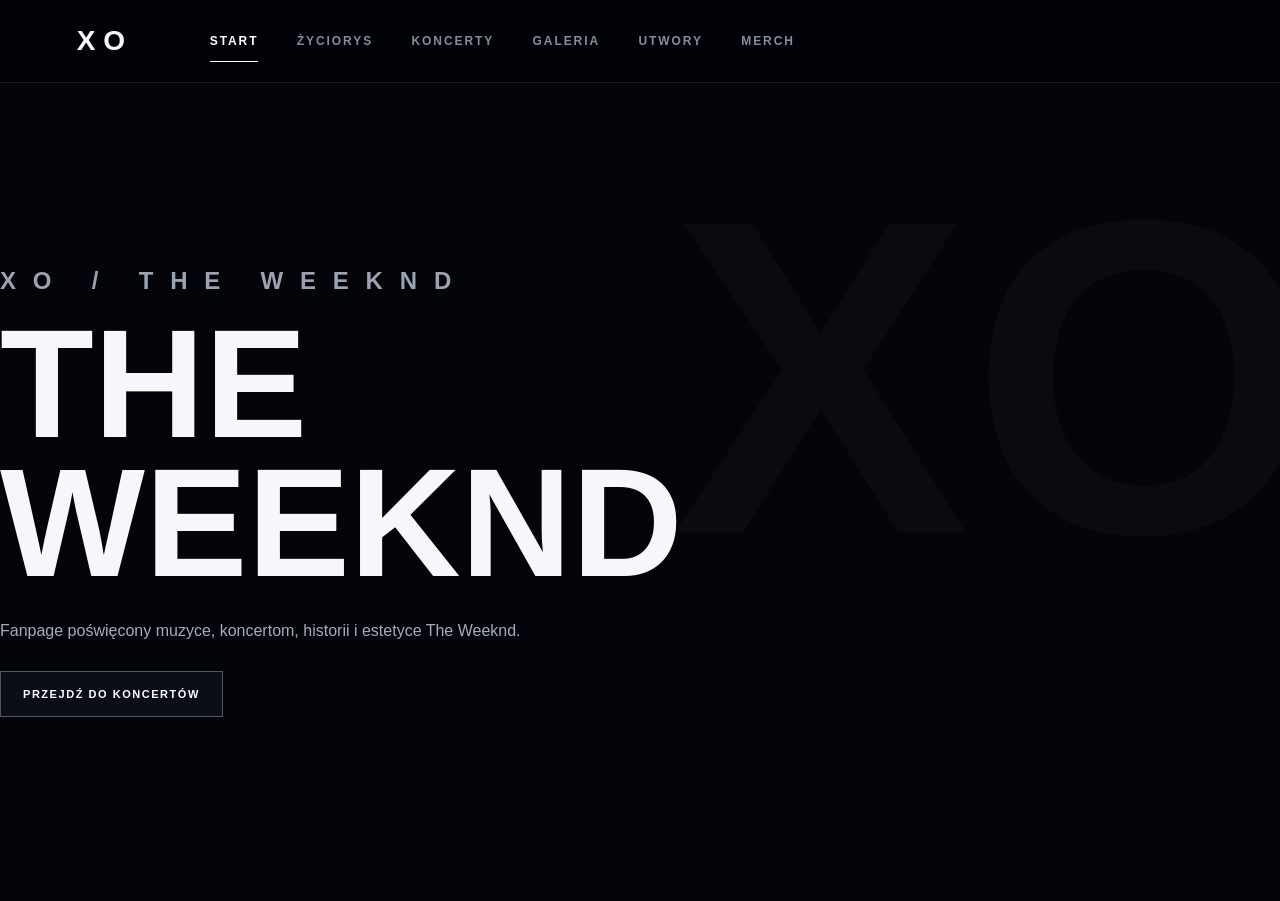
<file: index.html>
<!doctype html><html lang="pl"><head><meta charset="utf-8"><meta name="viewport" content="width=device-width,initial-scale=1"><title>The Weeknd XO | Fanpage</title><link rel="stylesheet" href="style.css?v=3"></head><body><header class="site-header"><div class="logo"><a href="index.html">XO</a></div><nav class="nav"><a href="index.html" class="active">Start</a><a href="bio.html" class="">Życiorys</a><a href="concerts.html" class="">Koncerty</a><a href="gallery.html" class="">Galeria</a><a href="songs.html" class="">Utwory</a><a href="merch.html" class="">Merch</a></nav></header><main class="hero"><div class="container hero-content"><div class="xo">XO / THE WEEKND</div><h1>THE<br>WEEKND</h1><p class="lead">Fanpage poświęcony muzyce, koncertom, historii i estetyce The Weeknd.</p><a class="btn" href="concerts.html">Przejdź do koncertów</a></div></main><div id="xoTransition"><div class="mark">XO</div></div><script src="transitions.js?v=3"></script></body></html>
</file>
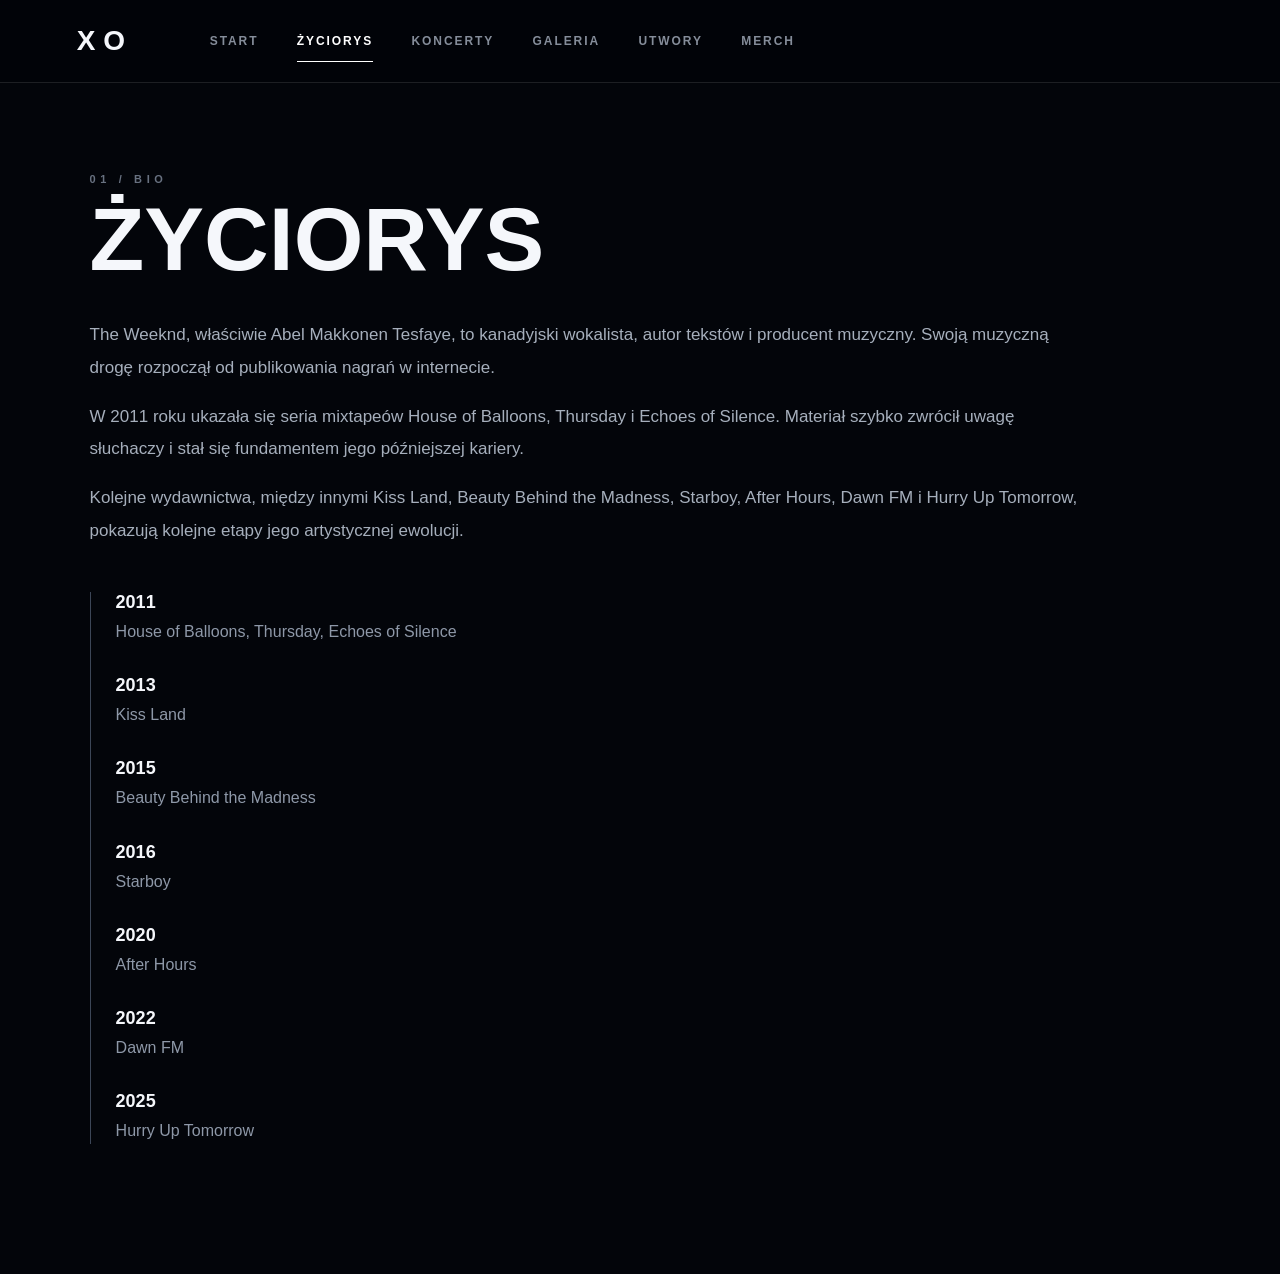
<file: bio.html>
<!doctype html><html lang="pl"><head><meta charset="utf-8"><meta name="viewport" content="width=device-width,initial-scale=1"><title>Życiorys | The Weeknd XO</title><link rel="stylesheet" href="style.css?v=3"></head><body><header class="site-header"><div class="logo"><a href="index.html">XO</a></div><nav class="nav"><a href="index.html" class="">Start</a><a href="bio.html" class="active">Życiorys</a><a href="concerts.html" class="">Koncerty</a><a href="gallery.html" class="">Galeria</a><a href="songs.html" class="">Utwory</a><a href="merch.html" class="">Merch</a></nav></header><main class="page"><div class="container"><p class="eyebrow">01 / BIO</p><h1>Życiorys</h1><div class="bio"><p>The Weeknd, właściwie Abel Makkonen Tesfaye, to kanadyjski wokalista, autor tekstów i producent muzyczny. Swoją muzyczną drogę rozpoczął od publikowania nagrań w internecie.</p><p>W 2011 roku ukazała się seria mixtapeów House of Balloons, Thursday i Echoes of Silence. Materiał szybko zwrócił uwagę słuchaczy i stał się fundamentem jego późniejszej kariery.</p><p>Kolejne wydawnictwa, między innymi Kiss Land, Beauty Behind the Madness, Starboy, After Hours, Dawn FM i Hurry Up Tomorrow, pokazują kolejne etapy jego artystycznej ewolucji.</p><div class="timeline"><div class="timeline-item"><div class="year">2011</div><div class="muted">House of Balloons, Thursday, Echoes of Silence</div></div><div class="timeline-item"><div class="year">2013</div><div class="muted">Kiss Land</div></div><div class="timeline-item"><div class="year">2015</div><div class="muted">Beauty Behind the Madness</div></div><div class="timeline-item"><div class="year">2016</div><div class="muted">Starboy</div></div><div class="timeline-item"><div class="year">2020</div><div class="muted">After Hours</div></div><div class="timeline-item"><div class="year">2022</div><div class="muted">Dawn FM</div></div><div class="timeline-item"><div class="year">2025</div><div class="muted">Hurry Up Tomorrow</div></div></div></div></div></main><div id="xoTransition"><div class="mark">XO</div></div><script src="transitions.js?v=3"></script></body></html>
</file>
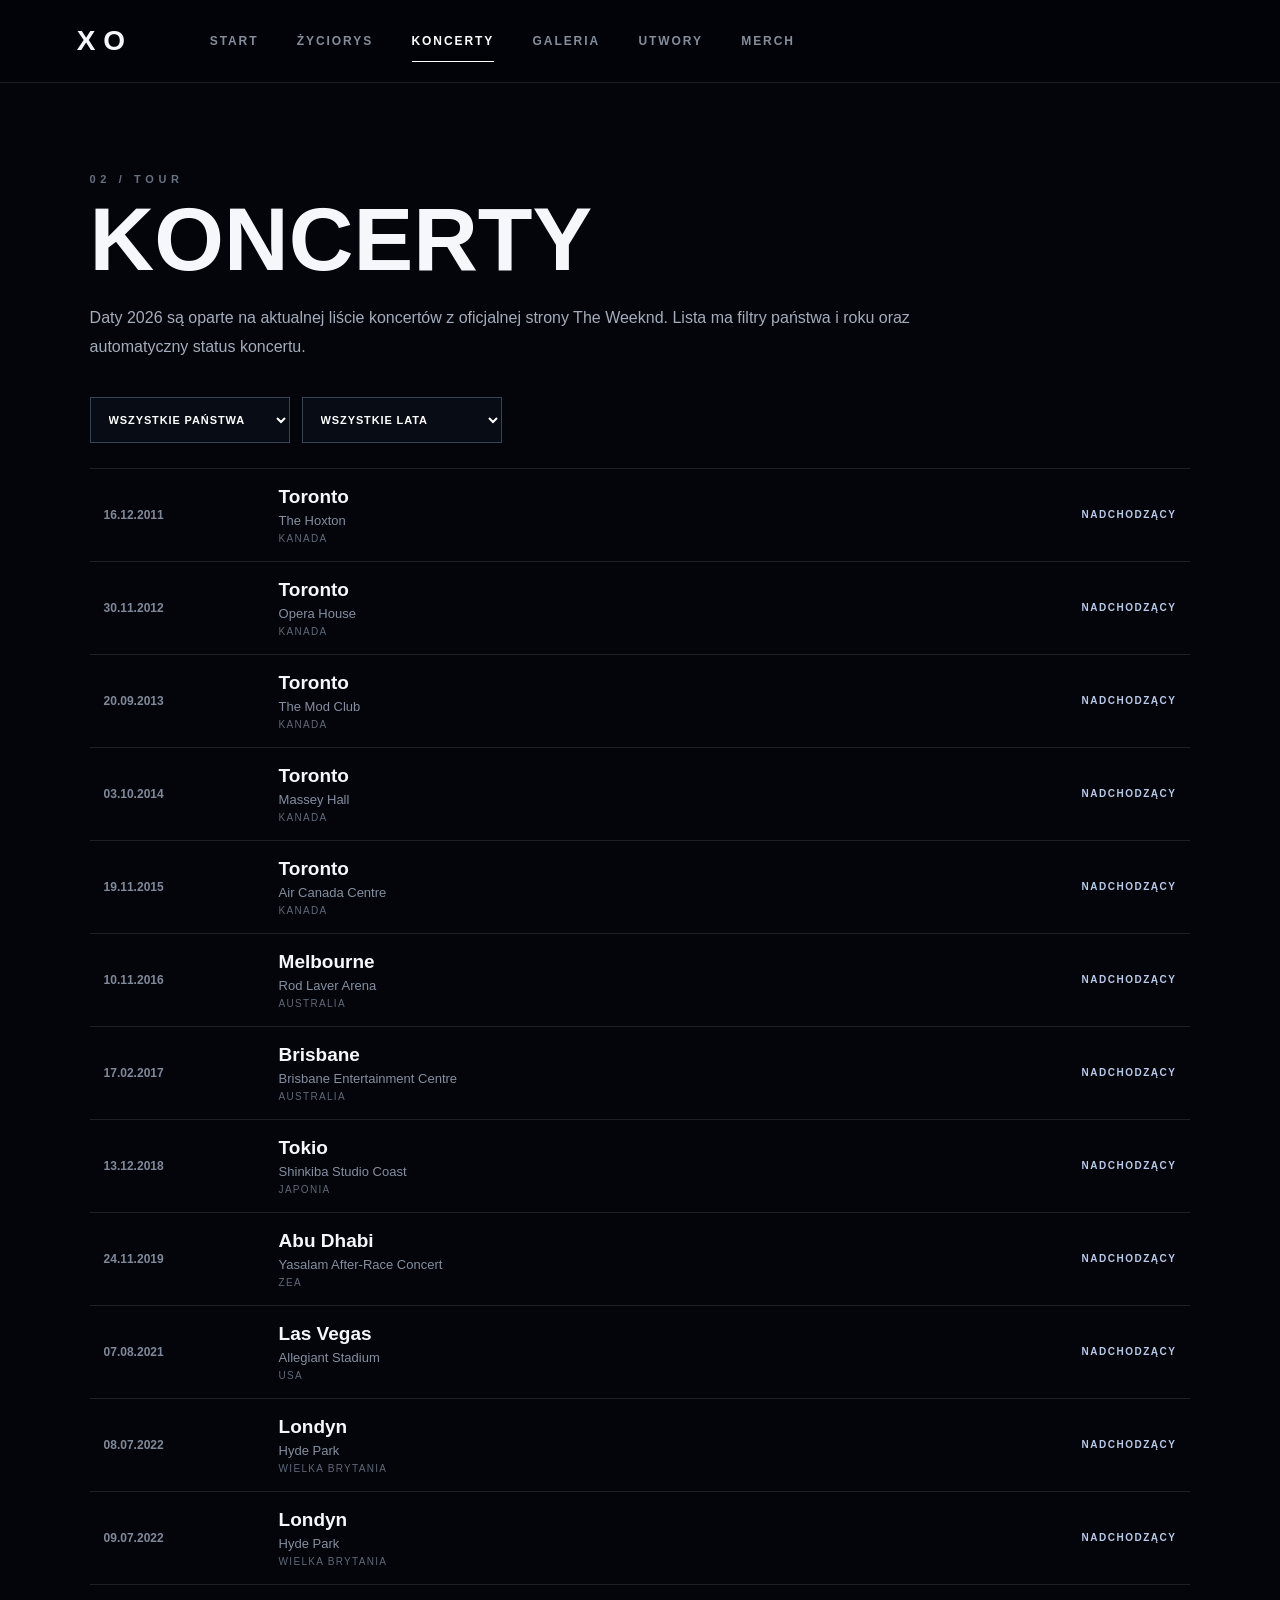
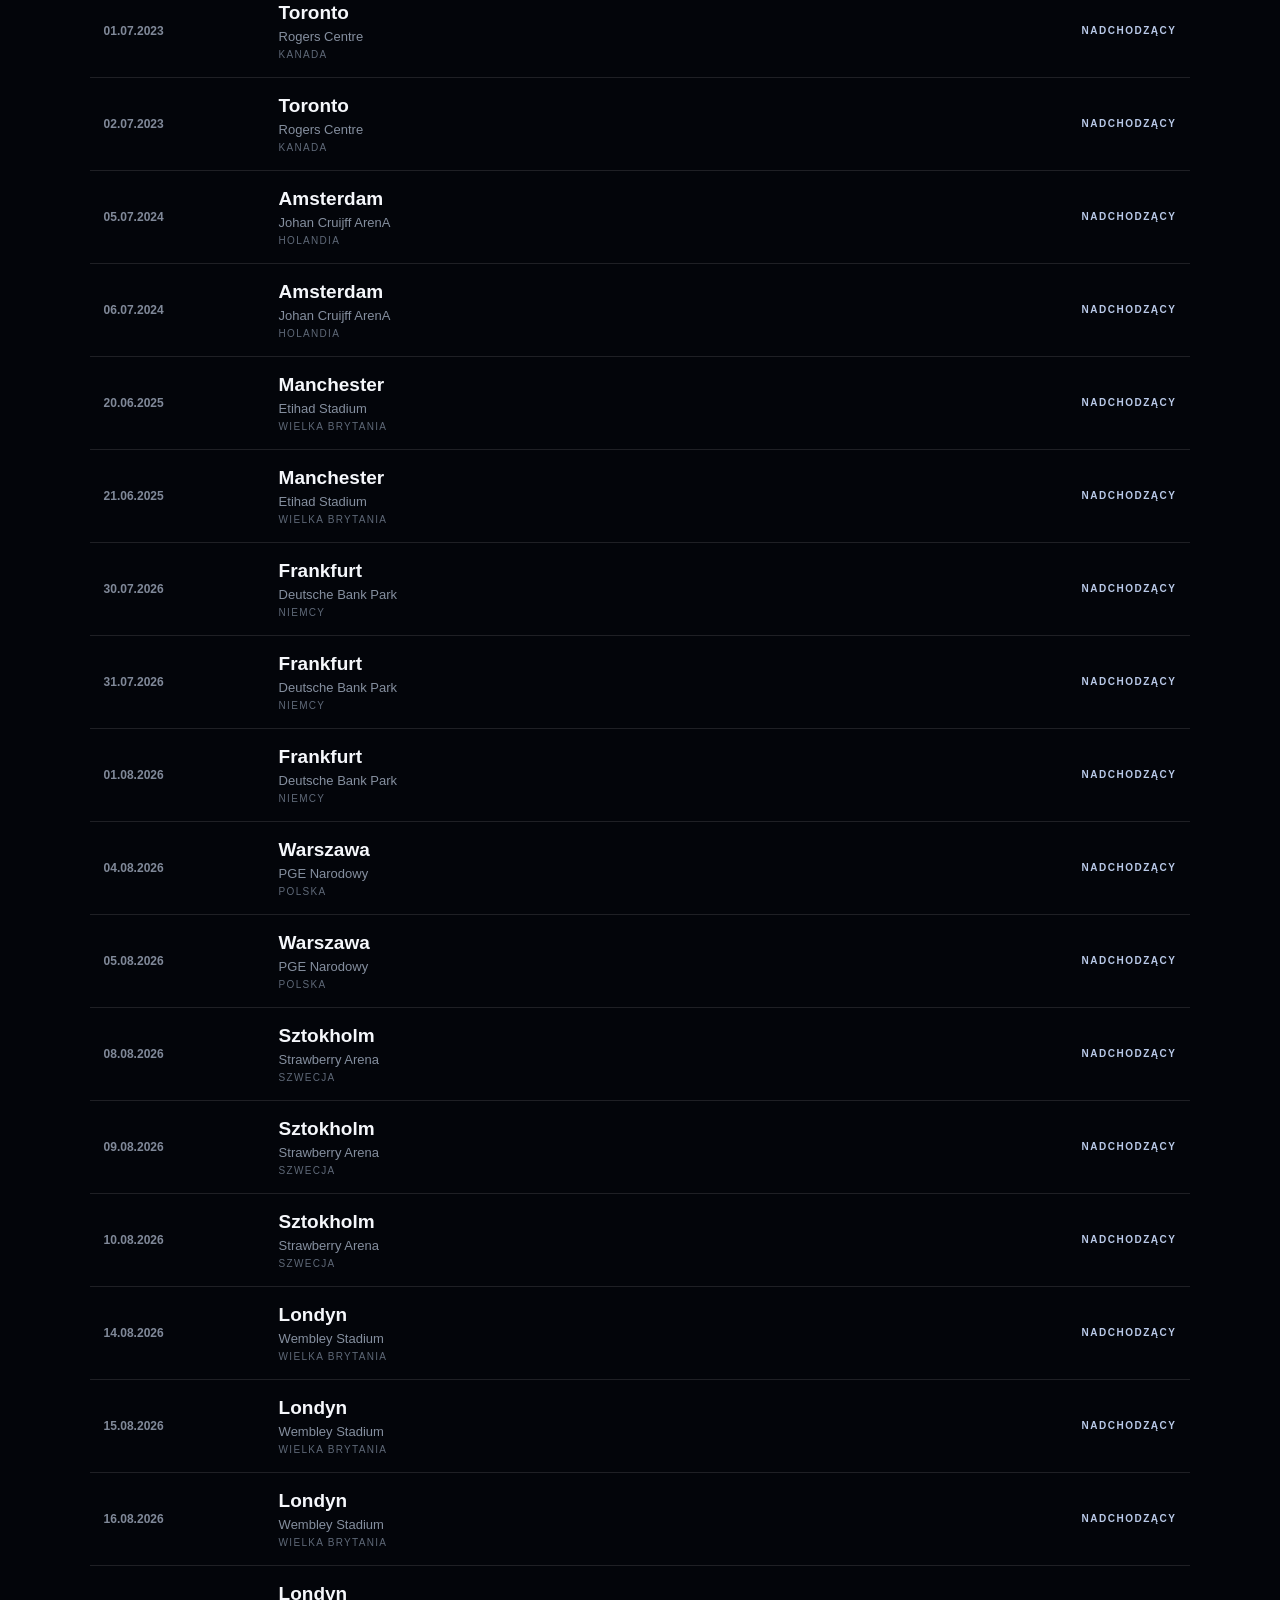
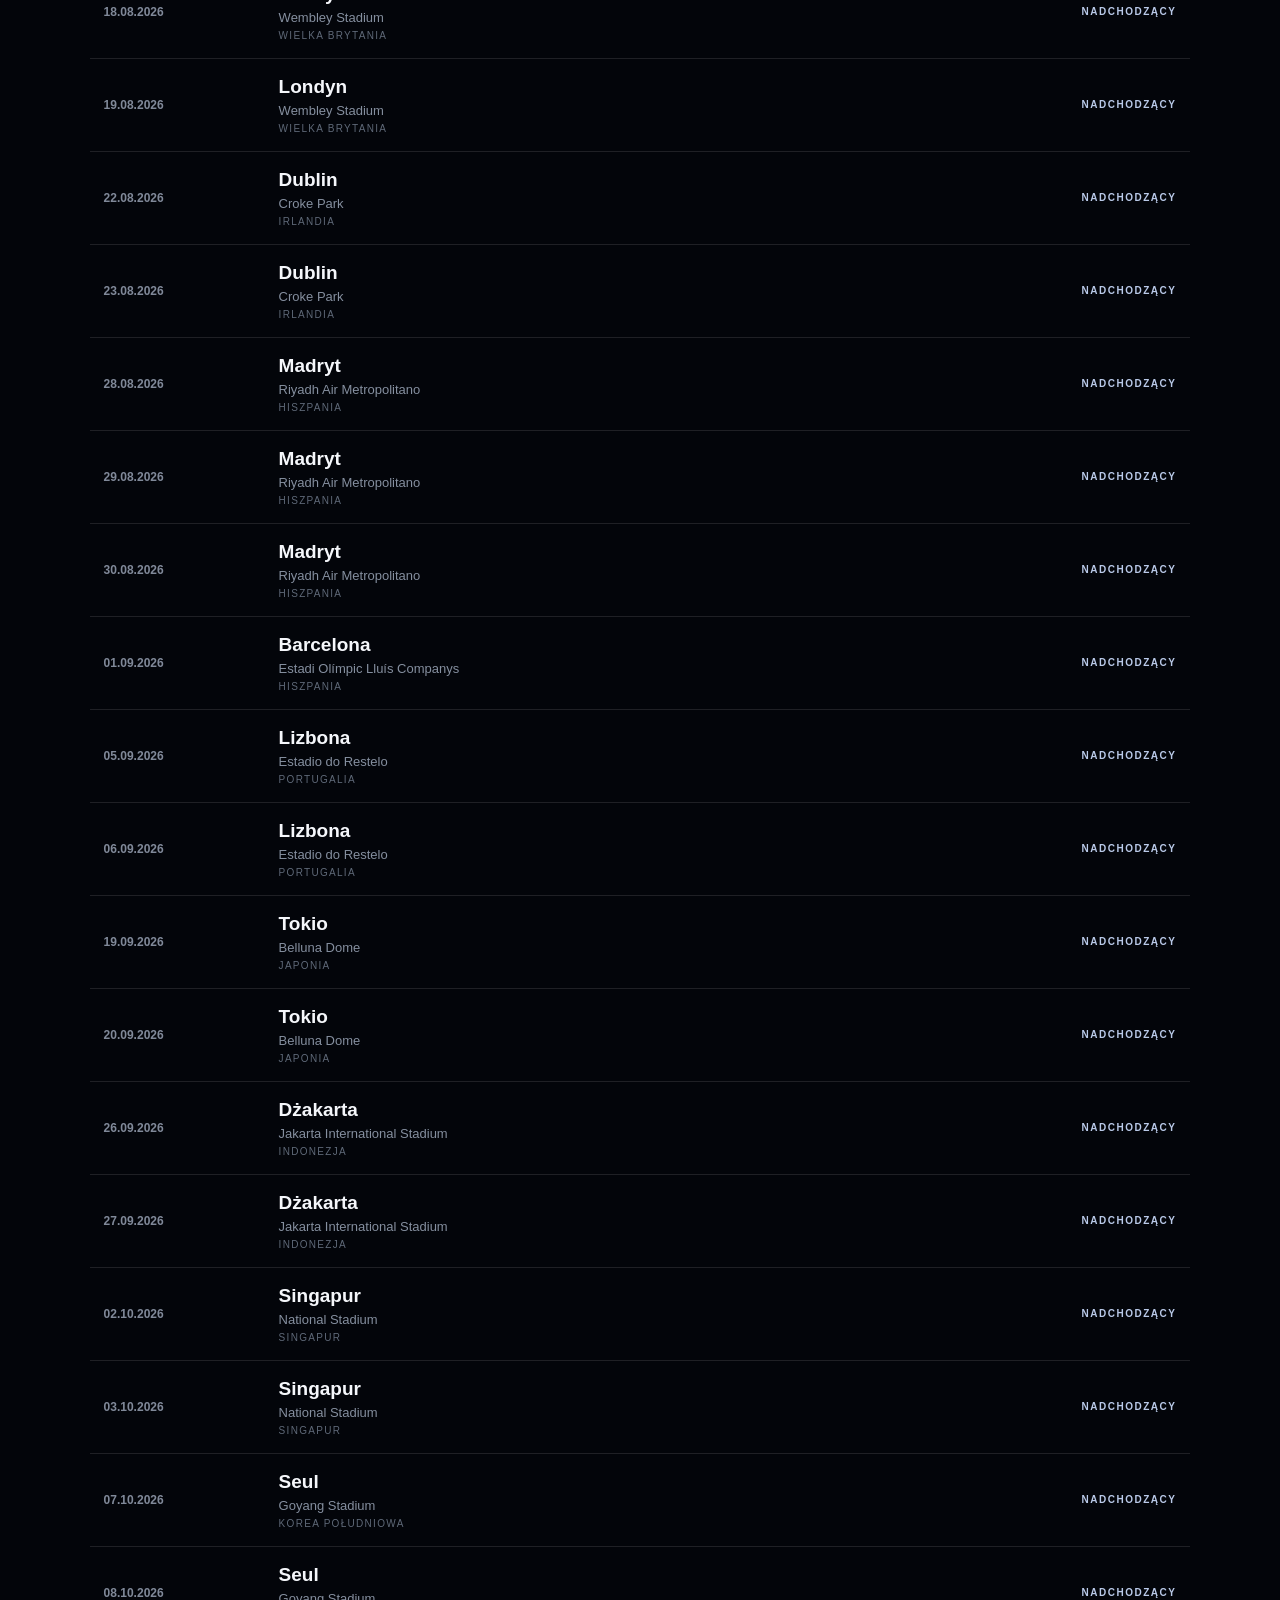
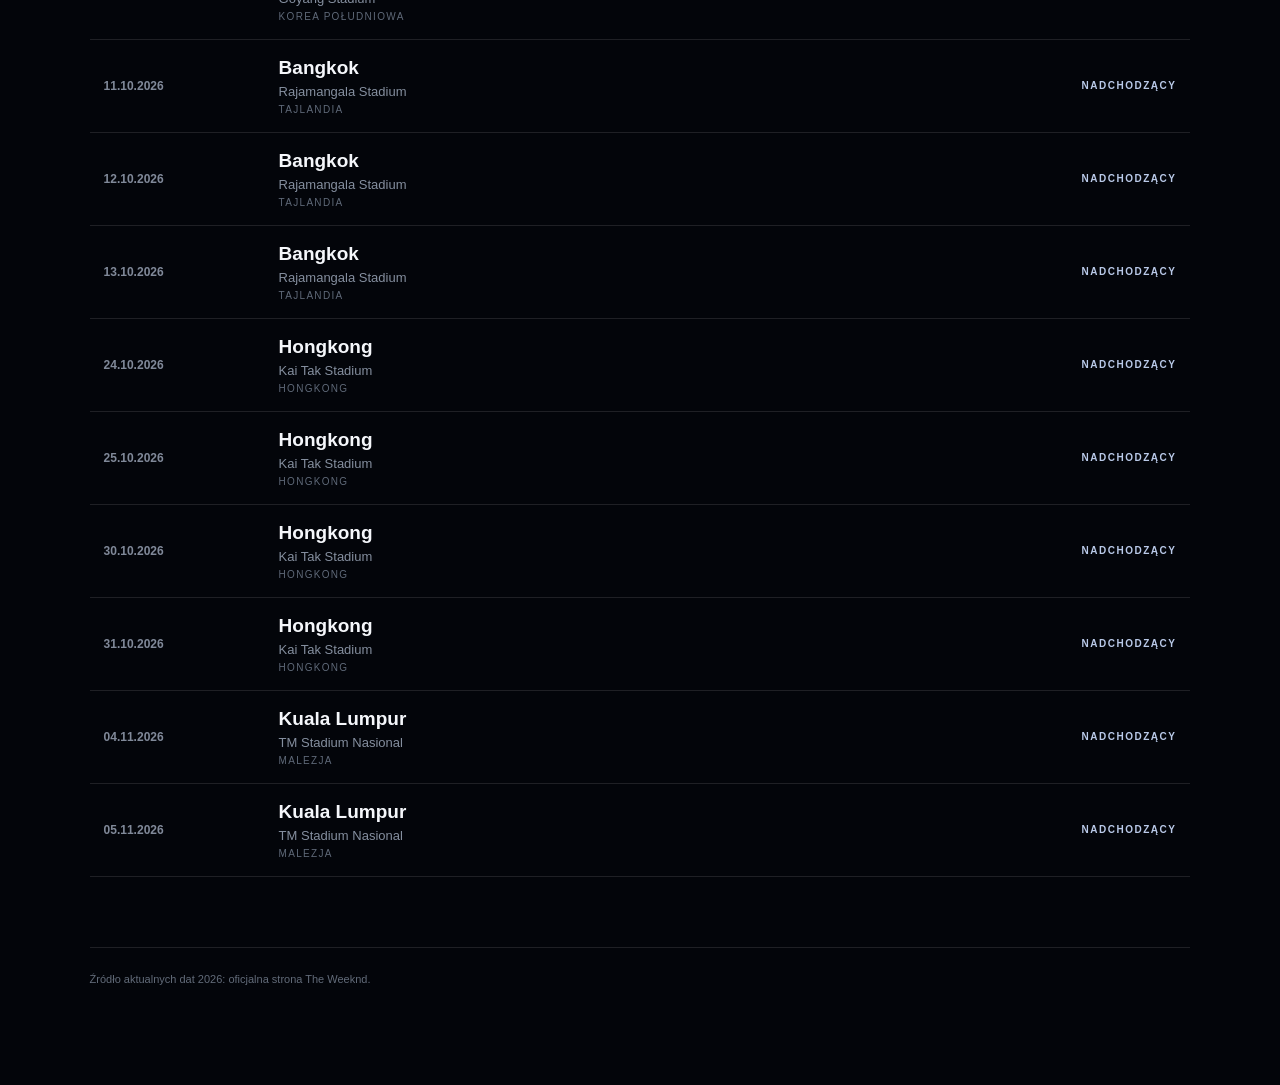
<file: concerts.html>
<!doctype html><html lang="pl"><head><meta charset="utf-8"><meta name="viewport" content="width=device-width,initial-scale=1"><title>Koncerty | The Weeknd XO</title><link rel="stylesheet" href="style.css?v=3"></head><body><header class="site-header"><div class="logo"><a href="index.html">XO</a></div><nav class="nav"><a href="index.html" class="">Start</a><a href="bio.html" class="">Życiorys</a><a href="concerts.html" class="active">Koncerty</a><a href="gallery.html" class="">Galeria</a><a href="songs.html" class="">Utwory</a><a href="merch.html" class="">Merch</a></nav></header><main class="page"><div class="container"><p class="eyebrow">02 / TOUR</p><h1>Koncerty</h1><p class="lead">Daty 2026 są oparte na aktualnej liście koncertów z oficjalnej strony The Weeknd. Lista ma filtry państwa i roku oraz automatyczny status koncertu.</p><div class="filters"><select id="country"><option value="all">Wszystkie państwa</option></select><select id="year"><option value="all">Wszystkie lata</option></select></div><div id="events" class="list"></div><footer>Źródło aktualnych dat 2026: oficjalna strona The Weeknd.</footer></div></main><script>const EVENTS=[["2026-07-30", "Frankfurt", "Deutsche Bank Park", "Niemcy"], ["2026-07-31", "Frankfurt", "Deutsche Bank Park", "Niemcy"], ["2026-08-01", "Frankfurt", "Deutsche Bank Park", "Niemcy"], ["2026-08-04", "Warszawa", "PGE Narodowy", "Polska"], ["2026-08-05", "Warszawa", "PGE Narodowy", "Polska"], ["2026-08-08", "Sztokholm", "Strawberry Arena", "Szwecja"], ["2026-08-09", "Sztokholm", "Strawberry Arena", "Szwecja"], ["2026-08-10", "Sztokholm", "Strawberry Arena", "Szwecja"], ["2026-08-14", "Londyn", "Wembley Stadium", "Wielka Brytania"], ["2026-08-15", "Londyn", "Wembley Stadium", "Wielka Brytania"], ["2026-08-16", "Londyn", "Wembley Stadium", "Wielka Brytania"], ["2026-08-18", "Londyn", "Wembley Stadium", "Wielka Brytania"], ["2026-08-19", "Londyn", "Wembley Stadium", "Wielka Brytania"], ["2026-08-22", "Dublin", "Croke Park", "Irlandia"], ["2026-08-23", "Dublin", "Croke Park", "Irlandia"], ["2026-08-28", "Madryt", "Riyadh Air Metropolitano", "Hiszpania"], ["2026-08-29", "Madryt", "Riyadh Air Metropolitano", "Hiszpania"], ["2026-08-30", "Madryt", "Riyadh Air Metropolitano", "Hiszpania"], ["2026-09-01", "Barcelona", "Estadi Olímpic Lluís Companys", "Hiszpania"], ["2026-09-05", "Lizbona", "Estadio do Restelo", "Portugalia"], ["2026-09-06", "Lizbona", "Estadio do Restelo", "Portugalia"], ["2026-09-19", "Tokio", "Belluna Dome", "Japonia"], ["2026-09-20", "Tokio", "Belluna Dome", "Japonia"], ["2026-09-26", "Dżakarta", "Jakarta International Stadium", "Indonezja"], ["2026-09-27", "Dżakarta", "Jakarta International Stadium", "Indonezja"], ["2026-10-02", "Singapur", "National Stadium", "Singapur"], ["2026-10-03", "Singapur", "National Stadium", "Singapur"], ["2026-10-07", "Seul", "Goyang Stadium", "Korea Południowa"], ["2026-10-08", "Seul", "Goyang Stadium", "Korea Południowa"], ["2026-10-11", "Bangkok", "Rajamangala Stadium", "Tajlandia"], ["2026-10-12", "Bangkok", "Rajamangala Stadium", "Tajlandia"], ["2026-10-13", "Bangkok", "Rajamangala Stadium", "Tajlandia"], ["2026-10-24", "Hongkong", "Kai Tak Stadium", "Hongkong"], ["2026-10-25", "Hongkong", "Kai Tak Stadium", "Hongkong"], ["2026-10-30", "Hongkong", "Kai Tak Stadium", "Hongkong"], ["2026-10-31", "Hongkong", "Kai Tak Stadium", "Hongkong"], ["2026-11-04", "Kuala Lumpur", "TM Stadium Nasional", "Malezja"], ["2026-11-05", "Kuala Lumpur", "TM Stadium Nasional", "Malezja"], ["2025-06-20", "Manchester", "Etihad Stadium", "Wielka Brytania"], ["2025-06-21", "Manchester", "Etihad Stadium", "Wielka Brytania"], ["2024-07-05", "Amsterdam", "Johan Cruijff ArenA", "Holandia"], ["2024-07-06", "Amsterdam", "Johan Cruijff ArenA", "Holandia"], ["2023-07-01", "Toronto", "Rogers Centre", "Kanada"], ["2023-07-02", "Toronto", "Rogers Centre", "Kanada"], ["2022-07-08", "Londyn", "Hyde Park", "Wielka Brytania"], ["2022-07-09", "Londyn", "Hyde Park", "Wielka Brytania"], ["2021-08-07", "Las Vegas", "Allegiant Stadium", "USA"], ["2019-11-24", "Abu Dhabi", "Yasalam After-Race Concert", "ZEA"], ["2018-12-13", "Tokio", "Shinkiba Studio Coast", "Japonia"], ["2017-02-17", "Brisbane", "Brisbane Entertainment Centre", "Australia"], ["2016-11-10", "Melbourne", "Rod Laver Arena", "Australia"], ["2015-11-19", "Toronto", "Air Canada Centre", "Kanada"], ["2014-10-03", "Toronto", "Massey Hall", "Kanada"], ["2013-09-20", "Toronto", "The Mod Club", "Kanada"], ["2012-11-30", "Toronto", "Opera House", "Kanada"], ["2011-12-16", "Toronto", "The Hoxton", "Kanada"]];const country=document.getElementById("country"),year=document.getElementById("year"),box=document.getElementById("events"),today=new Date();[...new Set(EVENTS.map(x=>x[3]))].sort((a,b)=>a.localeCompare(b,"pl")).forEach(x=>country.insertAdjacentHTML("beforeend",'<option value="'+x+'">'+x+'</option>'));[...new Set(EVENTS.map(x=>x[0].slice(0,4)))].sort((a,b)=>b.localeCompare(a)).forEach(x=>year.insertAdjacentHTML("beforeend",'<option value="'+x+'">'+x+'</option>'));function render(){let c=country.value,y=year.value;let list=EVENTS.filter(x=>(c==="all"||x[3]===c)&&(y==="all"||x[0].startsWith(y))).sort((a,b)=>a[0].localeCompare(b[0]));box.innerHTML=list.map(x=>{let d=new Date(x[0]+"T12:00:00"),t=new Date(today.toDateString()+"T12:00:00"),s=d<t?"Odbył się":d.getTime()===t.getTime()?"Dzisiaj":"Nadchodzący",cl=s==="Nadchodzący"?"upcoming":s==="Dzisiaj"?"today":"";let p=x[0].split("-");return '<article class="event"><div class="date">'+p[2]+'.'+p[1]+'.'+p[0]+'</div><div><div class="city">'+x[1]+'</div><div class="venue">'+x[2]+'</div><div class="country">'+x[3]+'</div></div><div class="status '+cl+'">'+s+'</div></article>'}).join("")||'<div class="card-body muted">Brak koncertów dla wybranych filtrów.</div>'}country.onchange=render;year.onchange=render;render();</script><div id="xoTransition"><div class="mark">XO</div></div><script src="transitions.js?v=3"></script></body></html>
</file>
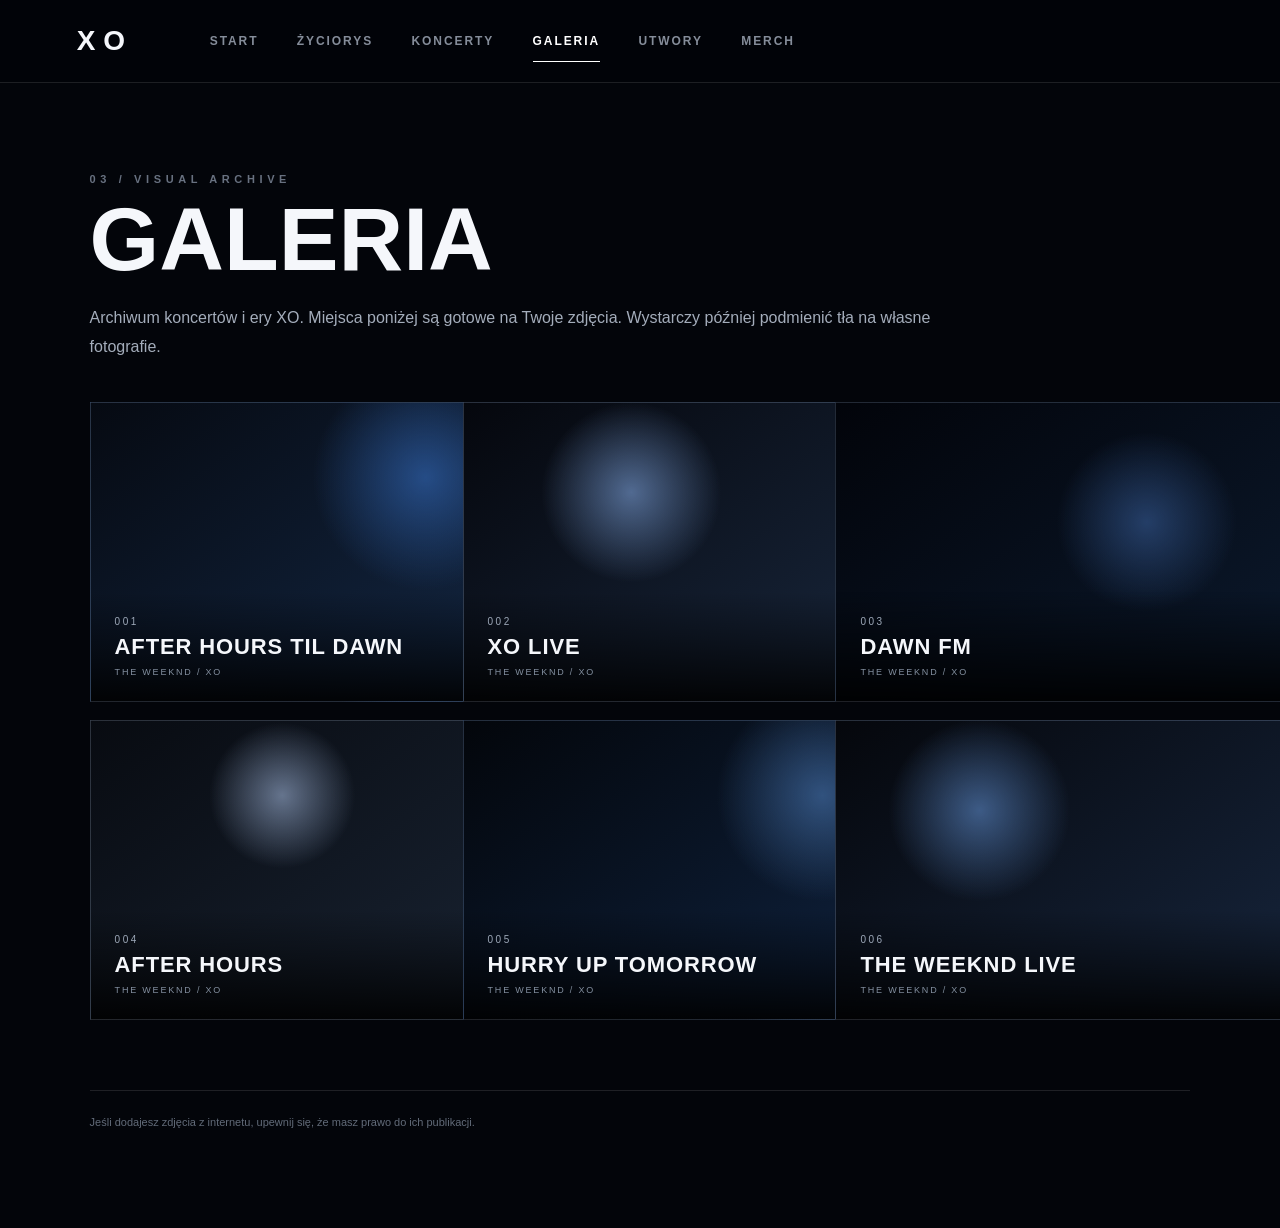
<file: gallery.html>
<!doctype html><html lang="pl"><head><meta charset="utf-8"><meta name="viewport" content="width=device-width,initial-scale=1"><title>Galeria | The Weeknd XO</title><link rel="stylesheet" href="style.css?v=3"></head><body><header class="site-header"><div class="logo"><a href="index.html">XO</a></div><nav class="nav"><a href="index.html" class="">Start</a><a href="bio.html" class="">Życiorys</a><a href="concerts.html" class="">Koncerty</a><a href="gallery.html" class="active">Galeria</a><a href="songs.html" class="">Utwory</a><a href="merch.html" class="">Merch</a></nav></header><main class="page"><div class="container"><p class="eyebrow">03 / VISUAL ARCHIVE</p><h1>Galeria</h1><p class="lead">Archiwum koncertów i ery XO. Miejsca poniżej są gotowe na Twoje zdjęcia. Wystarczy później podmienić tła na własne fotografie.</p><div class="gallery gallery-cards"><article class="photo photo-card photo-1"><div class="photo-overlay"><span>001</span><strong>AFTER HOURS TIL DAWN</strong><small>THE WEEKND / XO</small></div></article><article class="photo photo-card photo-2"><div class="photo-overlay"><span>002</span><strong>XO LIVE</strong><small>THE WEEKND / XO</small></div></article><article class="photo photo-card photo-3"><div class="photo-overlay"><span>003</span><strong>DAWN FM</strong><small>THE WEEKND / XO</small></div></article><article class="photo photo-card photo-4"><div class="photo-overlay"><span>004</span><strong>AFTER HOURS</strong><small>THE WEEKND / XO</small></div></article><article class="photo photo-card photo-5"><div class="photo-overlay"><span>005</span><strong>HURRY UP TOMORROW</strong><small>THE WEEKND / XO</small></div></article><article class="photo photo-card photo-6"><div class="photo-overlay"><span>006</span><strong>THE WEEKND LIVE</strong><small>THE WEEKND / XO</small></div></article></div><footer>Jeśli dodajesz zdjęcia z internetu, upewnij się, że masz prawo do ich publikacji.</footer></div></main><div id="xoTransition"><div class="mark">XO</div></div><script src="transitions.js?v=3"></script></body></html>
</file>
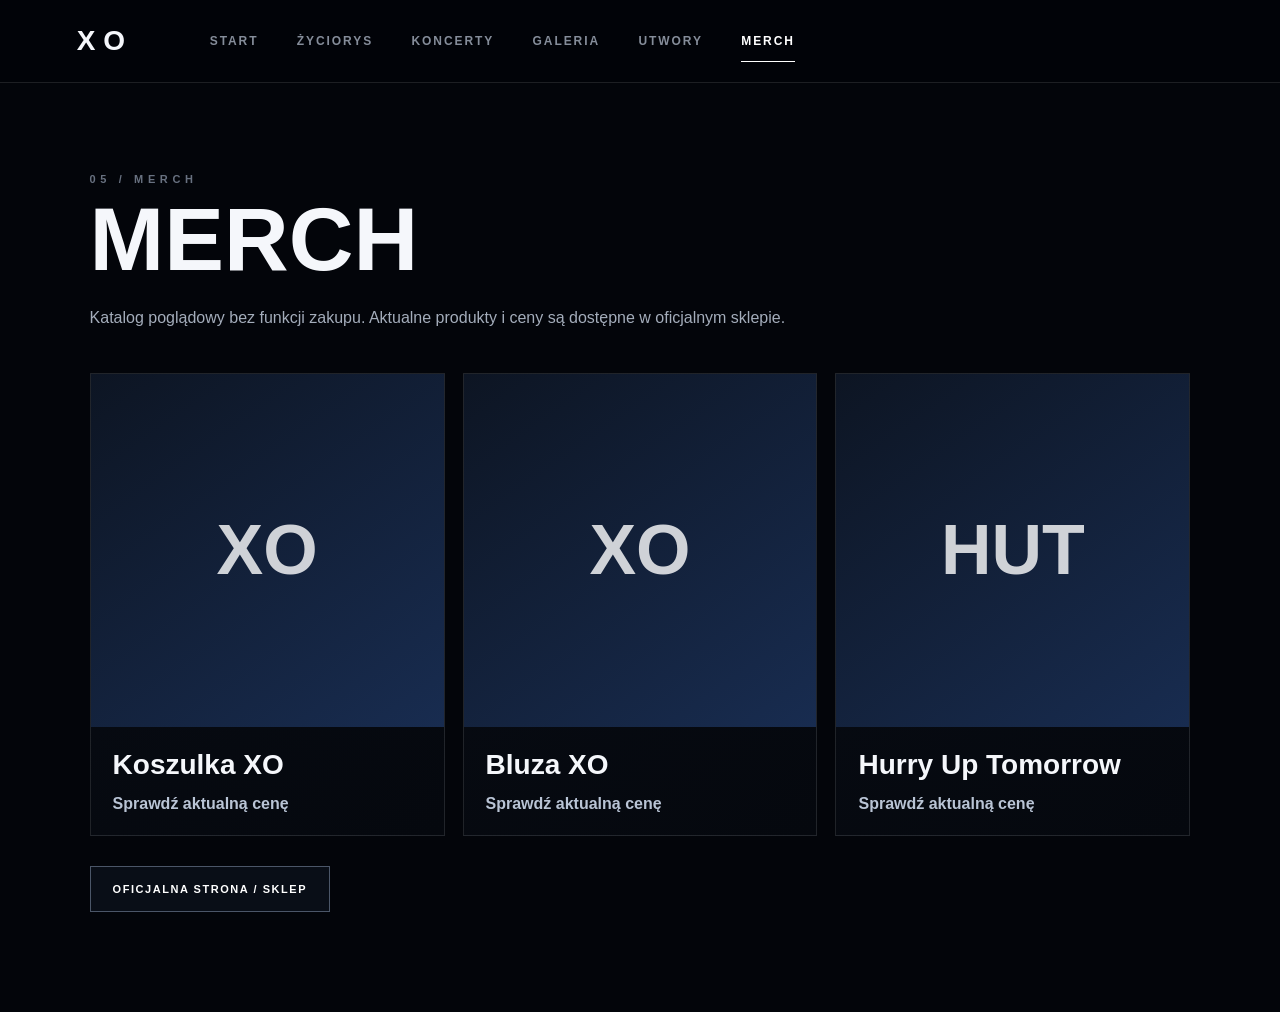
<file: merch.html>
<!doctype html><html lang="pl"><head><meta charset="utf-8"><meta name="viewport" content="width=device-width,initial-scale=1"><title>Merch | The Weeknd XO</title><link rel="stylesheet" href="style.css?v=3"></head><body><header class="site-header"><div class="logo"><a href="index.html">XO</a></div><nav class="nav"><a href="index.html" class="">Start</a><a href="bio.html" class="">Życiorys</a><a href="concerts.html" class="">Koncerty</a><a href="gallery.html" class="">Galeria</a><a href="songs.html" class="">Utwory</a><a href="merch.html" class="active">Merch</a></nav></header><main class="page"><div class="container"><p class="eyebrow">05 / MERCH</p><h1>Merch</h1><p class="lead">Katalog poglądowy bez funkcji zakupu. Aktualne produkty i ceny są dostępne w oficjalnym sklepie.</p><div class="merch"><article class="card"><div class="merch-img">XO</div><div class="card-body"><h2>Koszulka XO</h2><div class="price">Sprawdź aktualną cenę</div></div></article><article class="card"><div class="merch-img">XO</div><div class="card-body"><h2>Bluza XO</h2><div class="price">Sprawdź aktualną cenę</div></div></article><article class="card"><div class="merch-img">HUT</div><div class="card-body"><h2>Hurry Up Tomorrow</h2><div class="price">Sprawdź aktualną cenę</div></div></article></div><div style="margin-top:30px"><a class="btn" target="_blank" href="https://www.theweeknd.com/">Oficjalna strona / sklep</a></div></div></main><div id="xoTransition"><div class="mark">XO</div></div><script src="transitions.js?v=3"></script></body></html>
</file>
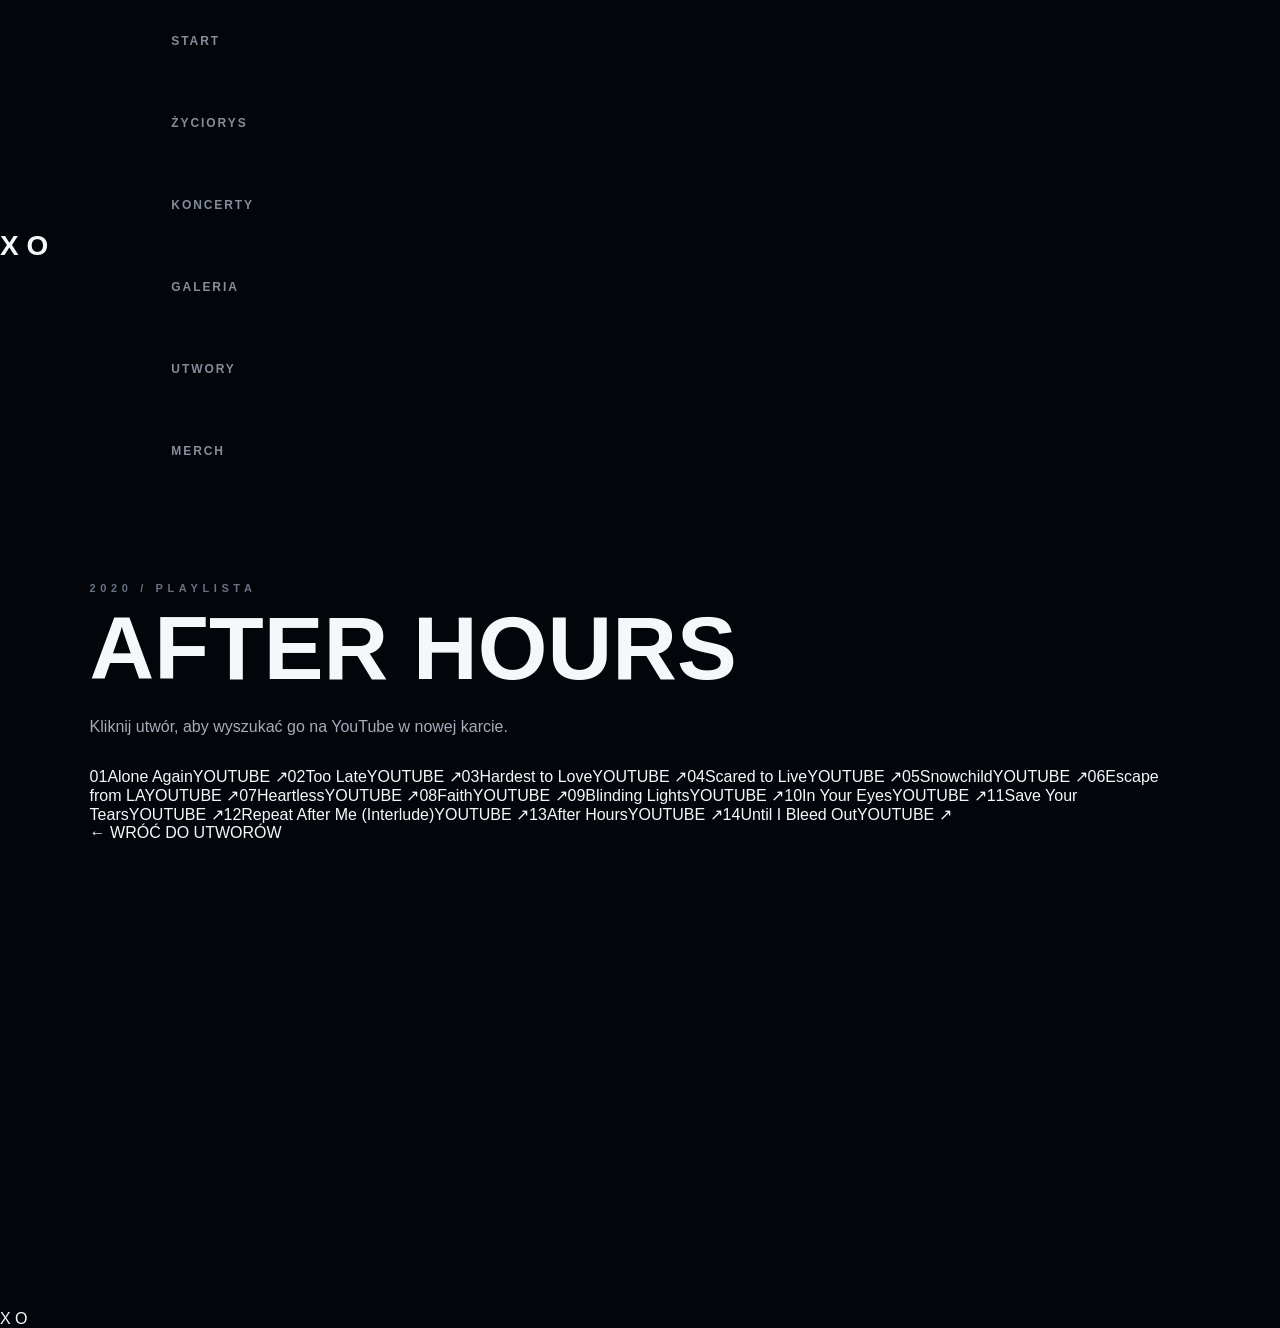
<file: playlist-after-hours.html>
<!doctype html>
<html lang="pl">
<head><meta charset="utf-8"><meta name="viewport" content="width=device-width,initial-scale=1">
<title>AFTER HOURS | The Weeknd Fanpage</title><link rel="stylesheet" href="style.css"></head>
<body>
<div class="site">
<nav class="nav"><div class="logo">XO</div><div class="menu"><a class="" href="index.html">START</a><a class="" href="bio.html">ŻYCIORYS</a><a class="" href="concerts.html">KONCERTY</a><a class="" href="gallery.html">GALERIA</a><a class="" href="songs.html">UTWORY</a><a class="" href="merch.html">MERCH</a></div></nav>

<main class="page"><section class="section">
<div class="eyebrow">2020 / PLAYLISTA</div>
<h1 class="title">AFTER HOURS</h1>
<p class="lead">Kliknij utwór, aby wyszukać go na YouTube w nowej karcie.</p>
<div class="tracks"><a class="track" href="https://www.youtube.com/results?search_query=The+Weeknd+Alone+Again" target="_blank"><span class="num">01</span><span class="track-name">Alone Again</span><span class="yt">YOUTUBE ↗</span></a><a class="track" href="https://www.youtube.com/results?search_query=The+Weeknd+Too+Late" target="_blank"><span class="num">02</span><span class="track-name">Too Late</span><span class="yt">YOUTUBE ↗</span></a><a class="track" href="https://www.youtube.com/results?search_query=The+Weeknd+Hardest+to+Love" target="_blank"><span class="num">03</span><span class="track-name">Hardest to Love</span><span class="yt">YOUTUBE ↗</span></a><a class="track" href="https://www.youtube.com/results?search_query=The+Weeknd+Scared+to+Live" target="_blank"><span class="num">04</span><span class="track-name">Scared to Live</span><span class="yt">YOUTUBE ↗</span></a><a class="track" href="https://www.youtube.com/results?search_query=The+Weeknd+Snowchild" target="_blank"><span class="num">05</span><span class="track-name">Snowchild</span><span class="yt">YOUTUBE ↗</span></a><a class="track" href="https://www.youtube.com/results?search_query=The+Weeknd+Escape+from+LA" target="_blank"><span class="num">06</span><span class="track-name">Escape from LA</span><span class="yt">YOUTUBE ↗</span></a><a class="track" href="https://www.youtube.com/results?search_query=The+Weeknd+Heartless" target="_blank"><span class="num">07</span><span class="track-name">Heartless</span><span class="yt">YOUTUBE ↗</span></a><a class="track" href="https://www.youtube.com/results?search_query=The+Weeknd+Faith" target="_blank"><span class="num">08</span><span class="track-name">Faith</span><span class="yt">YOUTUBE ↗</span></a><a class="track" href="https://www.youtube.com/results?search_query=The+Weeknd+Blinding+Lights" target="_blank"><span class="num">09</span><span class="track-name">Blinding Lights</span><span class="yt">YOUTUBE ↗</span></a><a class="track" href="https://www.youtube.com/results?search_query=The+Weeknd+In+Your+Eyes" target="_blank"><span class="num">10</span><span class="track-name">In Your Eyes</span><span class="yt">YOUTUBE ↗</span></a><a class="track" href="https://www.youtube.com/results?search_query=The+Weeknd+Save+Your+Tears" target="_blank"><span class="num">11</span><span class="track-name">Save Your Tears</span><span class="yt">YOUTUBE ↗</span></a><a class="track" href="https://www.youtube.com/results?search_query=The+Weeknd+Repeat+After+Me+(Interlude)" target="_blank"><span class="num">12</span><span class="track-name">Repeat After Me (Interlude)</span><span class="yt">YOUTUBE ↗</span></a><a class="track" href="https://www.youtube.com/results?search_query=The+Weeknd+After+Hours" target="_blank"><span class="num">13</span><span class="track-name">After Hours</span><span class="yt">YOUTUBE ↗</span></a><a class="track" href="https://www.youtube.com/results?search_query=The+Weeknd+Until+I+Bleed+Out" target="_blank"><span class="num">14</span><span class="track-name">Until I Bleed Out</span><span class="yt">YOUTUBE ↗</span></a></div>
<a class="back" href="songs.html">← WRÓĆ DO UTWORÓW</a>
</section></main>

</div>
<div class="transition" id="transition"><div class="transition-xo">X O</div></div>
<script src="transition.js"></script>
</body></html>
</file>
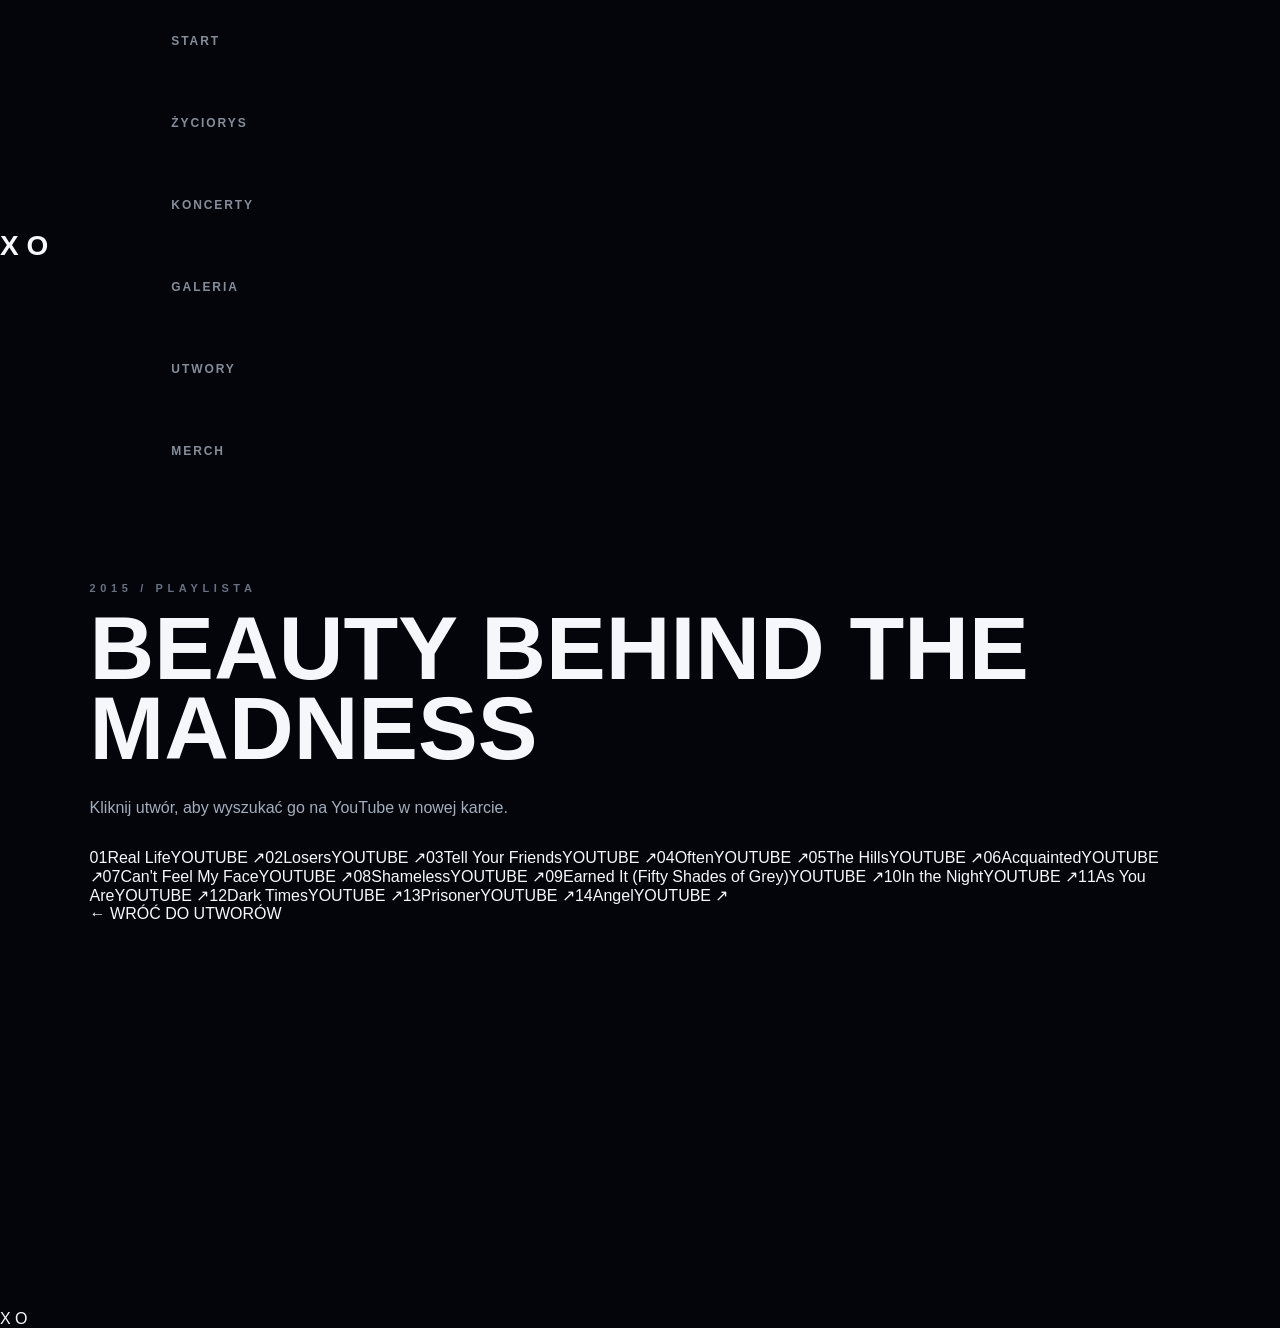
<file: playlist-bbtm.html>
<!doctype html>
<html lang="pl">
<head><meta charset="utf-8"><meta name="viewport" content="width=device-width,initial-scale=1">
<title>BEAUTY BEHIND THE MADNESS | The Weeknd Fanpage</title><link rel="stylesheet" href="style.css"></head>
<body>
<div class="site">
<nav class="nav"><div class="logo">XO</div><div class="menu"><a class="" href="index.html">START</a><a class="" href="bio.html">ŻYCIORYS</a><a class="" href="concerts.html">KONCERTY</a><a class="" href="gallery.html">GALERIA</a><a class="" href="songs.html">UTWORY</a><a class="" href="merch.html">MERCH</a></div></nav>

<main class="page"><section class="section">
<div class="eyebrow">2015 / PLAYLISTA</div>
<h1 class="title">BEAUTY BEHIND THE MADNESS</h1>
<p class="lead">Kliknij utwór, aby wyszukać go na YouTube w nowej karcie.</p>
<div class="tracks"><a class="track" href="https://www.youtube.com/results?search_query=The+Weeknd+Real+Life" target="_blank"><span class="num">01</span><span class="track-name">Real Life</span><span class="yt">YOUTUBE ↗</span></a><a class="track" href="https://www.youtube.com/results?search_query=The+Weeknd+Losers" target="_blank"><span class="num">02</span><span class="track-name">Losers</span><span class="yt">YOUTUBE ↗</span></a><a class="track" href="https://www.youtube.com/results?search_query=The+Weeknd+Tell+Your+Friends" target="_blank"><span class="num">03</span><span class="track-name">Tell Your Friends</span><span class="yt">YOUTUBE ↗</span></a><a class="track" href="https://www.youtube.com/results?search_query=The+Weeknd+Often" target="_blank"><span class="num">04</span><span class="track-name">Often</span><span class="yt">YOUTUBE ↗</span></a><a class="track" href="https://www.youtube.com/results?search_query=The+Weeknd+The+Hills" target="_blank"><span class="num">05</span><span class="track-name">The Hills</span><span class="yt">YOUTUBE ↗</span></a><a class="track" href="https://www.youtube.com/results?search_query=The+Weeknd+Acquainted" target="_blank"><span class="num">06</span><span class="track-name">Acquainted</span><span class="yt">YOUTUBE ↗</span></a><a class="track" href="https://www.youtube.com/results?search_query=The+Weeknd+Can't+Feel+My+Face" target="_blank"><span class="num">07</span><span class="track-name">Can't Feel My Face</span><span class="yt">YOUTUBE ↗</span></a><a class="track" href="https://www.youtube.com/results?search_query=The+Weeknd+Shameless" target="_blank"><span class="num">08</span><span class="track-name">Shameless</span><span class="yt">YOUTUBE ↗</span></a><a class="track" href="https://www.youtube.com/results?search_query=The+Weeknd+Earned+It+(Fifty+Shades+of+Grey)" target="_blank"><span class="num">09</span><span class="track-name">Earned It (Fifty Shades of Grey)</span><span class="yt">YOUTUBE ↗</span></a><a class="track" href="https://www.youtube.com/results?search_query=The+Weeknd+In+the+Night" target="_blank"><span class="num">10</span><span class="track-name">In the Night</span><span class="yt">YOUTUBE ↗</span></a><a class="track" href="https://www.youtube.com/results?search_query=The+Weeknd+As+You+Are" target="_blank"><span class="num">11</span><span class="track-name">As You Are</span><span class="yt">YOUTUBE ↗</span></a><a class="track" href="https://www.youtube.com/results?search_query=The+Weeknd+Dark+Times" target="_blank"><span class="num">12</span><span class="track-name">Dark Times</span><span class="yt">YOUTUBE ↗</span></a><a class="track" href="https://www.youtube.com/results?search_query=The+Weeknd+Prisoner" target="_blank"><span class="num">13</span><span class="track-name">Prisoner</span><span class="yt">YOUTUBE ↗</span></a><a class="track" href="https://www.youtube.com/results?search_query=The+Weeknd+Angel" target="_blank"><span class="num">14</span><span class="track-name">Angel</span><span class="yt">YOUTUBE ↗</span></a></div>
<a class="back" href="songs.html">← WRÓĆ DO UTWORÓW</a>
</section></main>

</div>
<div class="transition" id="transition"><div class="transition-xo">X O</div></div>
<script src="transition.js"></script>
</body></html>
</file>
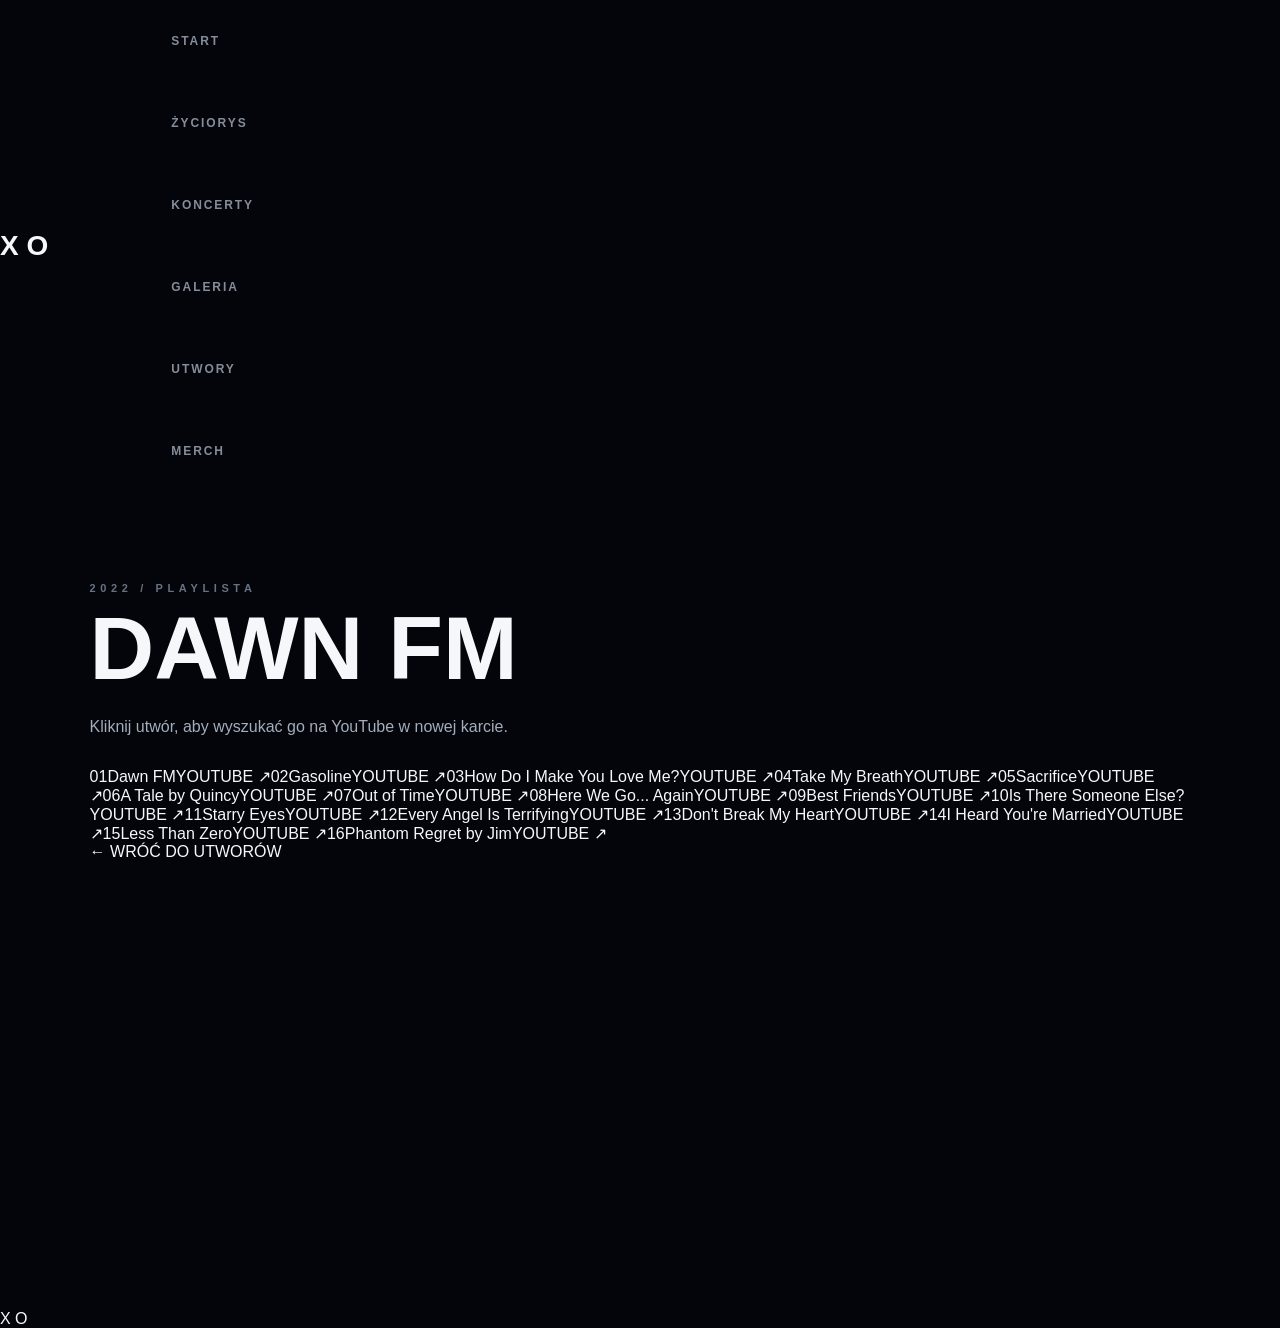
<file: playlist-dawn-fm.html>
<!doctype html>
<html lang="pl">
<head><meta charset="utf-8"><meta name="viewport" content="width=device-width,initial-scale=1">
<title>DAWN FM | The Weeknd Fanpage</title><link rel="stylesheet" href="style.css"></head>
<body>
<div class="site">
<nav class="nav"><div class="logo">XO</div><div class="menu"><a class="" href="index.html">START</a><a class="" href="bio.html">ŻYCIORYS</a><a class="" href="concerts.html">KONCERTY</a><a class="" href="gallery.html">GALERIA</a><a class="" href="songs.html">UTWORY</a><a class="" href="merch.html">MERCH</a></div></nav>

<main class="page"><section class="section">
<div class="eyebrow">2022 / PLAYLISTA</div>
<h1 class="title">DAWN FM</h1>
<p class="lead">Kliknij utwór, aby wyszukać go na YouTube w nowej karcie.</p>
<div class="tracks"><a class="track" href="https://www.youtube.com/results?search_query=The+Weeknd+Dawn+FM" target="_blank"><span class="num">01</span><span class="track-name">Dawn FM</span><span class="yt">YOUTUBE ↗</span></a><a class="track" href="https://www.youtube.com/results?search_query=The+Weeknd+Gasoline" target="_blank"><span class="num">02</span><span class="track-name">Gasoline</span><span class="yt">YOUTUBE ↗</span></a><a class="track" href="https://www.youtube.com/results?search_query=The+Weeknd+How+Do+I+Make+You+Love+Me%3F" target="_blank"><span class="num">03</span><span class="track-name">How Do I Make You Love Me?</span><span class="yt">YOUTUBE ↗</span></a><a class="track" href="https://www.youtube.com/results?search_query=The+Weeknd+Take+My+Breath" target="_blank"><span class="num">04</span><span class="track-name">Take My Breath</span><span class="yt">YOUTUBE ↗</span></a><a class="track" href="https://www.youtube.com/results?search_query=The+Weeknd+Sacrifice" target="_blank"><span class="num">05</span><span class="track-name">Sacrifice</span><span class="yt">YOUTUBE ↗</span></a><a class="track" href="https://www.youtube.com/results?search_query=The+Weeknd+A+Tale+by+Quincy" target="_blank"><span class="num">06</span><span class="track-name">A Tale by Quincy</span><span class="yt">YOUTUBE ↗</span></a><a class="track" href="https://www.youtube.com/results?search_query=The+Weeknd+Out+of+Time" target="_blank"><span class="num">07</span><span class="track-name">Out of Time</span><span class="yt">YOUTUBE ↗</span></a><a class="track" href="https://www.youtube.com/results?search_query=The+Weeknd+Here+We+Go...+Again" target="_blank"><span class="num">08</span><span class="track-name">Here We Go... Again</span><span class="yt">YOUTUBE ↗</span></a><a class="track" href="https://www.youtube.com/results?search_query=The+Weeknd+Best+Friends" target="_blank"><span class="num">09</span><span class="track-name">Best Friends</span><span class="yt">YOUTUBE ↗</span></a><a class="track" href="https://www.youtube.com/results?search_query=The+Weeknd+Is+There+Someone+Else%3F" target="_blank"><span class="num">10</span><span class="track-name">Is There Someone Else?</span><span class="yt">YOUTUBE ↗</span></a><a class="track" href="https://www.youtube.com/results?search_query=The+Weeknd+Starry+Eyes" target="_blank"><span class="num">11</span><span class="track-name">Starry Eyes</span><span class="yt">YOUTUBE ↗</span></a><a class="track" href="https://www.youtube.com/results?search_query=The+Weeknd+Every+Angel+Is+Terrifying" target="_blank"><span class="num">12</span><span class="track-name">Every Angel Is Terrifying</span><span class="yt">YOUTUBE ↗</span></a><a class="track" href="https://www.youtube.com/results?search_query=The+Weeknd+Don't+Break+My+Heart" target="_blank"><span class="num">13</span><span class="track-name">Don't Break My Heart</span><span class="yt">YOUTUBE ↗</span></a><a class="track" href="https://www.youtube.com/results?search_query=The+Weeknd+I+Heard+You're+Married" target="_blank"><span class="num">14</span><span class="track-name">I Heard You're Married</span><span class="yt">YOUTUBE ↗</span></a><a class="track" href="https://www.youtube.com/results?search_query=The+Weeknd+Less+Than+Zero" target="_blank"><span class="num">15</span><span class="track-name">Less Than Zero</span><span class="yt">YOUTUBE ↗</span></a><a class="track" href="https://www.youtube.com/results?search_query=The+Weeknd+Phantom+Regret+by+Jim" target="_blank"><span class="num">16</span><span class="track-name">Phantom Regret by Jim</span><span class="yt">YOUTUBE ↗</span></a></div>
<a class="back" href="songs.html">← WRÓĆ DO UTWORÓW</a>
</section></main>

</div>
<div class="transition" id="transition"><div class="transition-xo">X O</div></div>
<script src="transition.js"></script>
</body></html>
</file>
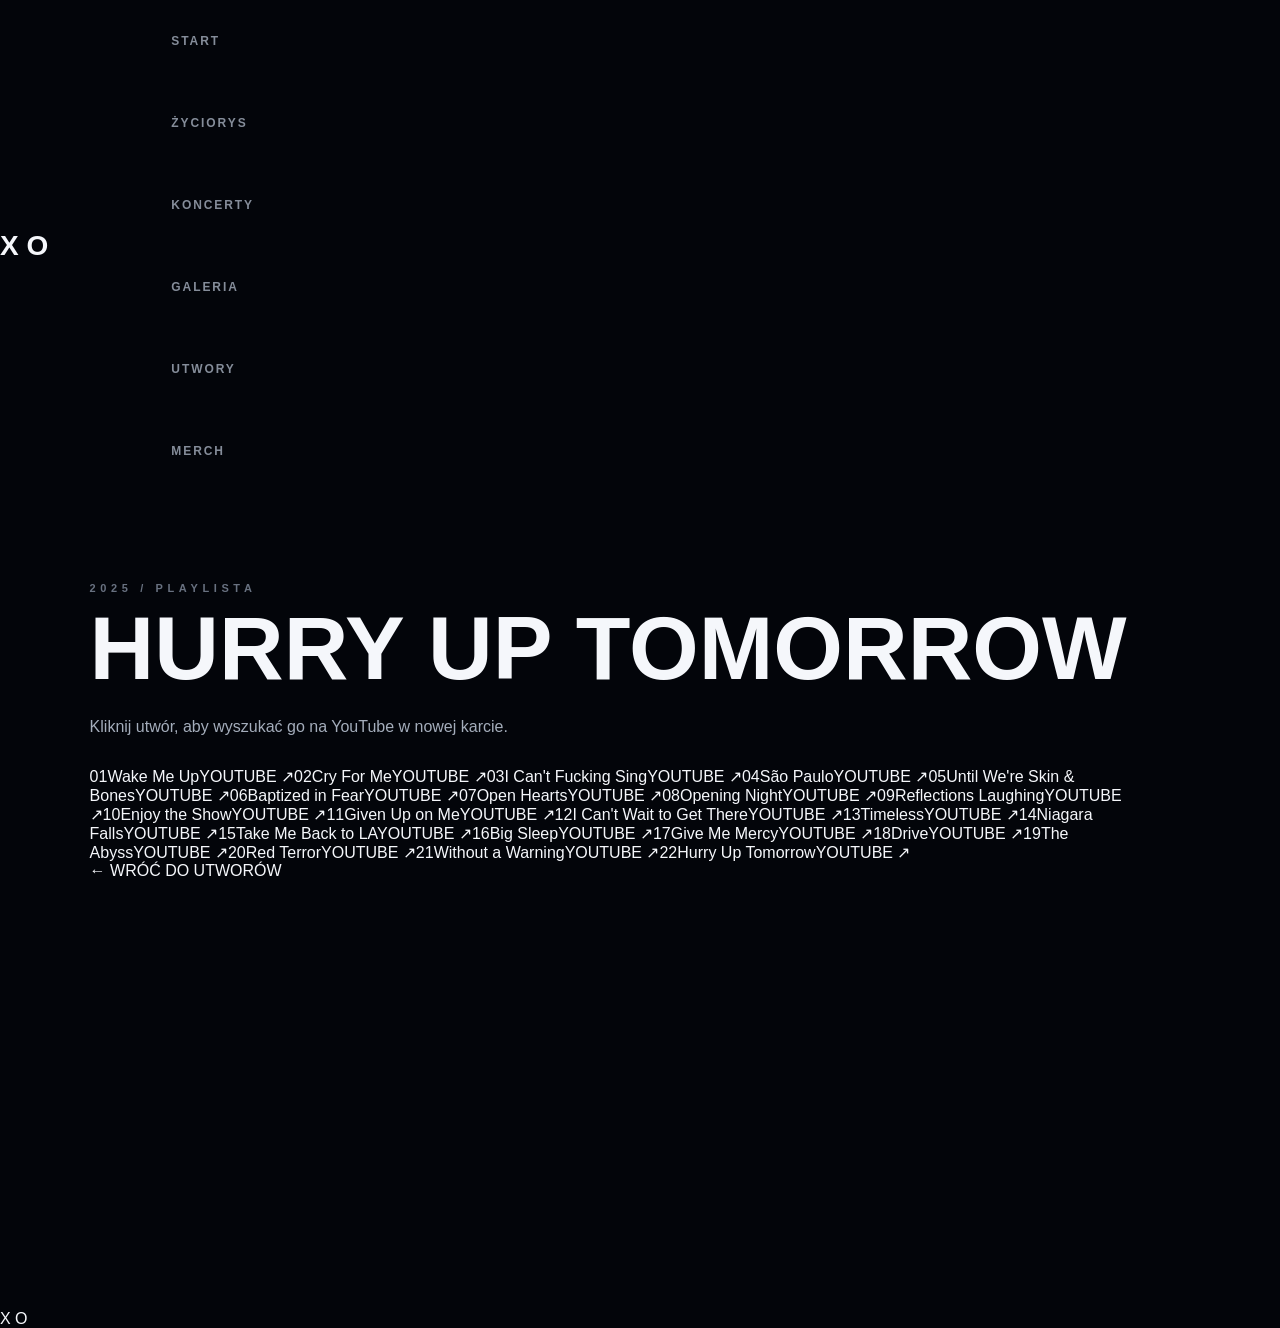
<file: playlist-hurry-up-tomorrow.html>
<!doctype html>
<html lang="pl">
<head><meta charset="utf-8"><meta name="viewport" content="width=device-width,initial-scale=1">
<title>HURRY UP TOMORROW | The Weeknd Fanpage</title><link rel="stylesheet" href="style.css"></head>
<body>
<div class="site">
<nav class="nav"><div class="logo">XO</div><div class="menu"><a class="" href="index.html">START</a><a class="" href="bio.html">ŻYCIORYS</a><a class="" href="concerts.html">KONCERTY</a><a class="" href="gallery.html">GALERIA</a><a class="" href="songs.html">UTWORY</a><a class="" href="merch.html">MERCH</a></div></nav>

<main class="page"><section class="section">
<div class="eyebrow">2025 / PLAYLISTA</div>
<h1 class="title">HURRY UP TOMORROW</h1>
<p class="lead">Kliknij utwór, aby wyszukać go na YouTube w nowej karcie.</p>
<div class="tracks"><a class="track" href="https://www.youtube.com/results?search_query=The+Weeknd+Wake+Me+Up" target="_blank"><span class="num">01</span><span class="track-name">Wake Me Up</span><span class="yt">YOUTUBE ↗</span></a><a class="track" href="https://www.youtube.com/results?search_query=The+Weeknd+Cry+For+Me" target="_blank"><span class="num">02</span><span class="track-name">Cry For Me</span><span class="yt">YOUTUBE ↗</span></a><a class="track" href="https://www.youtube.com/results?search_query=The+Weeknd+I+Can't+Fucking+Sing" target="_blank"><span class="num">03</span><span class="track-name">I Can't Fucking Sing</span><span class="yt">YOUTUBE ↗</span></a><a class="track" href="https://www.youtube.com/results?search_query=The+Weeknd+São+Paulo" target="_blank"><span class="num">04</span><span class="track-name">São Paulo</span><span class="yt">YOUTUBE ↗</span></a><a class="track" href="https://www.youtube.com/results?search_query=The+Weeknd+Until+We're+Skin+&+Bones" target="_blank"><span class="num">05</span><span class="track-name">Until We're Skin & Bones</span><span class="yt">YOUTUBE ↗</span></a><a class="track" href="https://www.youtube.com/results?search_query=The+Weeknd+Baptized+in+Fear" target="_blank"><span class="num">06</span><span class="track-name">Baptized in Fear</span><span class="yt">YOUTUBE ↗</span></a><a class="track" href="https://www.youtube.com/results?search_query=The+Weeknd+Open+Hearts" target="_blank"><span class="num">07</span><span class="track-name">Open Hearts</span><span class="yt">YOUTUBE ↗</span></a><a class="track" href="https://www.youtube.com/results?search_query=The+Weeknd+Opening+Night" target="_blank"><span class="num">08</span><span class="track-name">Opening Night</span><span class="yt">YOUTUBE ↗</span></a><a class="track" href="https://www.youtube.com/results?search_query=The+Weeknd+Reflections+Laughing" target="_blank"><span class="num">09</span><span class="track-name">Reflections Laughing</span><span class="yt">YOUTUBE ↗</span></a><a class="track" href="https://www.youtube.com/results?search_query=The+Weeknd+Enjoy+the+Show" target="_blank"><span class="num">10</span><span class="track-name">Enjoy the Show</span><span class="yt">YOUTUBE ↗</span></a><a class="track" href="https://www.youtube.com/results?search_query=The+Weeknd+Given+Up+on+Me" target="_blank"><span class="num">11</span><span class="track-name">Given Up on Me</span><span class="yt">YOUTUBE ↗</span></a><a class="track" href="https://www.youtube.com/results?search_query=The+Weeknd+I+Can't+Wait+to+Get+There" target="_blank"><span class="num">12</span><span class="track-name">I Can't Wait to Get There</span><span class="yt">YOUTUBE ↗</span></a><a class="track" href="https://www.youtube.com/results?search_query=The+Weeknd+Timeless" target="_blank"><span class="num">13</span><span class="track-name">Timeless</span><span class="yt">YOUTUBE ↗</span></a><a class="track" href="https://www.youtube.com/results?search_query=The+Weeknd+Niagara+Falls" target="_blank"><span class="num">14</span><span class="track-name">Niagara Falls</span><span class="yt">YOUTUBE ↗</span></a><a class="track" href="https://www.youtube.com/results?search_query=The+Weeknd+Take+Me+Back+to+LA" target="_blank"><span class="num">15</span><span class="track-name">Take Me Back to LA</span><span class="yt">YOUTUBE ↗</span></a><a class="track" href="https://www.youtube.com/results?search_query=The+Weeknd+Big+Sleep" target="_blank"><span class="num">16</span><span class="track-name">Big Sleep</span><span class="yt">YOUTUBE ↗</span></a><a class="track" href="https://www.youtube.com/results?search_query=The+Weeknd+Give+Me+Mercy" target="_blank"><span class="num">17</span><span class="track-name">Give Me Mercy</span><span class="yt">YOUTUBE ↗</span></a><a class="track" href="https://www.youtube.com/results?search_query=The+Weeknd+Drive" target="_blank"><span class="num">18</span><span class="track-name">Drive</span><span class="yt">YOUTUBE ↗</span></a><a class="track" href="https://www.youtube.com/results?search_query=The+Weeknd+The+Abyss" target="_blank"><span class="num">19</span><span class="track-name">The Abyss</span><span class="yt">YOUTUBE ↗</span></a><a class="track" href="https://www.youtube.com/results?search_query=The+Weeknd+Red+Terror" target="_blank"><span class="num">20</span><span class="track-name">Red Terror</span><span class="yt">YOUTUBE ↗</span></a><a class="track" href="https://www.youtube.com/results?search_query=The+Weeknd+Without+a+Warning" target="_blank"><span class="num">21</span><span class="track-name">Without a Warning</span><span class="yt">YOUTUBE ↗</span></a><a class="track" href="https://www.youtube.com/results?search_query=The+Weeknd+Hurry+Up+Tomorrow" target="_blank"><span class="num">22</span><span class="track-name">Hurry Up Tomorrow</span><span class="yt">YOUTUBE ↗</span></a></div>
<a class="back" href="songs.html">← WRÓĆ DO UTWORÓW</a>
</section></main>

</div>
<div class="transition" id="transition"><div class="transition-xo">X O</div></div>
<script src="transition.js"></script>
</body></html>
</file>
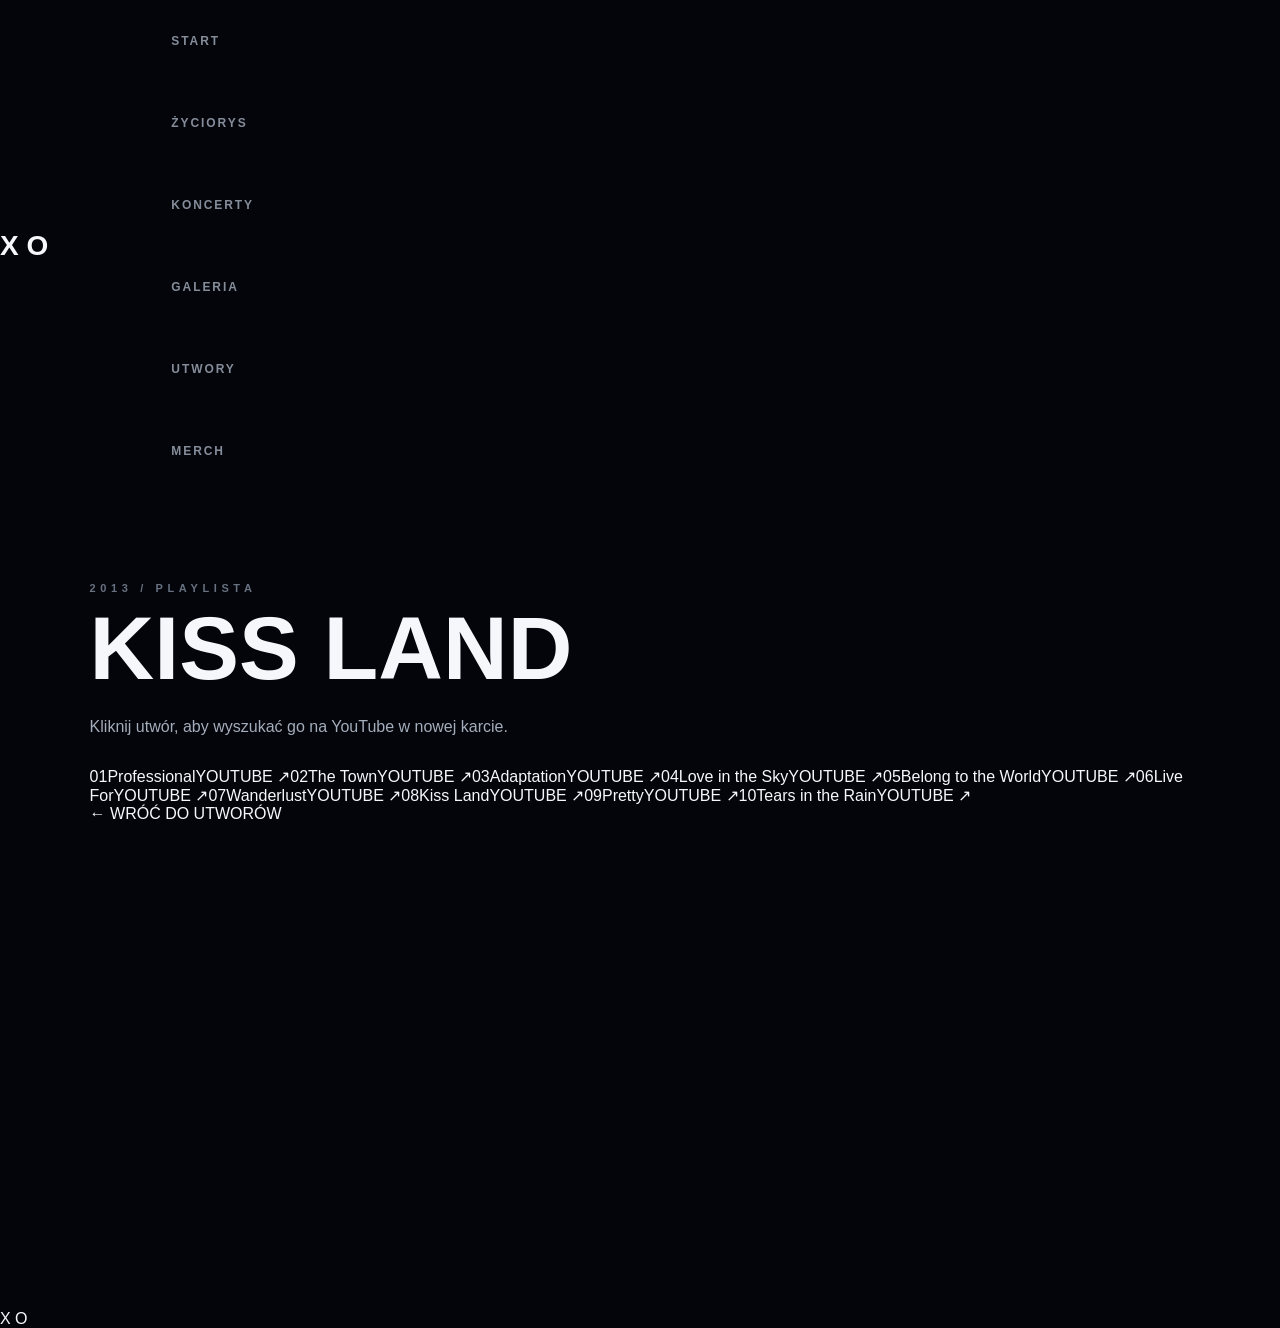
<file: playlist-kiss-land.html>
<!doctype html>
<html lang="pl">
<head><meta charset="utf-8"><meta name="viewport" content="width=device-width,initial-scale=1">
<title>KISS LAND | The Weeknd Fanpage</title><link rel="stylesheet" href="style.css"></head>
<body>
<div class="site">
<nav class="nav"><div class="logo">XO</div><div class="menu"><a class="" href="index.html">START</a><a class="" href="bio.html">ŻYCIORYS</a><a class="" href="concerts.html">KONCERTY</a><a class="" href="gallery.html">GALERIA</a><a class="" href="songs.html">UTWORY</a><a class="" href="merch.html">MERCH</a></div></nav>

<main class="page"><section class="section">
<div class="eyebrow">2013 / PLAYLISTA</div>
<h1 class="title">KISS LAND</h1>
<p class="lead">Kliknij utwór, aby wyszukać go na YouTube w nowej karcie.</p>
<div class="tracks"><a class="track" href="https://www.youtube.com/results?search_query=The+Weeknd+Professional" target="_blank"><span class="num">01</span><span class="track-name">Professional</span><span class="yt">YOUTUBE ↗</span></a><a class="track" href="https://www.youtube.com/results?search_query=The+Weeknd+The+Town" target="_blank"><span class="num">02</span><span class="track-name">The Town</span><span class="yt">YOUTUBE ↗</span></a><a class="track" href="https://www.youtube.com/results?search_query=The+Weeknd+Adaptation" target="_blank"><span class="num">03</span><span class="track-name">Adaptation</span><span class="yt">YOUTUBE ↗</span></a><a class="track" href="https://www.youtube.com/results?search_query=The+Weeknd+Love+in+the+Sky" target="_blank"><span class="num">04</span><span class="track-name">Love in the Sky</span><span class="yt">YOUTUBE ↗</span></a><a class="track" href="https://www.youtube.com/results?search_query=The+Weeknd+Belong+to+the+World" target="_blank"><span class="num">05</span><span class="track-name">Belong to the World</span><span class="yt">YOUTUBE ↗</span></a><a class="track" href="https://www.youtube.com/results?search_query=The+Weeknd+Live+For" target="_blank"><span class="num">06</span><span class="track-name">Live For</span><span class="yt">YOUTUBE ↗</span></a><a class="track" href="https://www.youtube.com/results?search_query=The+Weeknd+Wanderlust" target="_blank"><span class="num">07</span><span class="track-name">Wanderlust</span><span class="yt">YOUTUBE ↗</span></a><a class="track" href="https://www.youtube.com/results?search_query=The+Weeknd+Kiss+Land" target="_blank"><span class="num">08</span><span class="track-name">Kiss Land</span><span class="yt">YOUTUBE ↗</span></a><a class="track" href="https://www.youtube.com/results?search_query=The+Weeknd+Pretty" target="_blank"><span class="num">09</span><span class="track-name">Pretty</span><span class="yt">YOUTUBE ↗</span></a><a class="track" href="https://www.youtube.com/results?search_query=The+Weeknd+Tears+in+the+Rain" target="_blank"><span class="num">10</span><span class="track-name">Tears in the Rain</span><span class="yt">YOUTUBE ↗</span></a></div>
<a class="back" href="songs.html">← WRÓĆ DO UTWORÓW</a>
</section></main>

</div>
<div class="transition" id="transition"><div class="transition-xo">X O</div></div>
<script src="transition.js"></script>
</body></html>
</file>
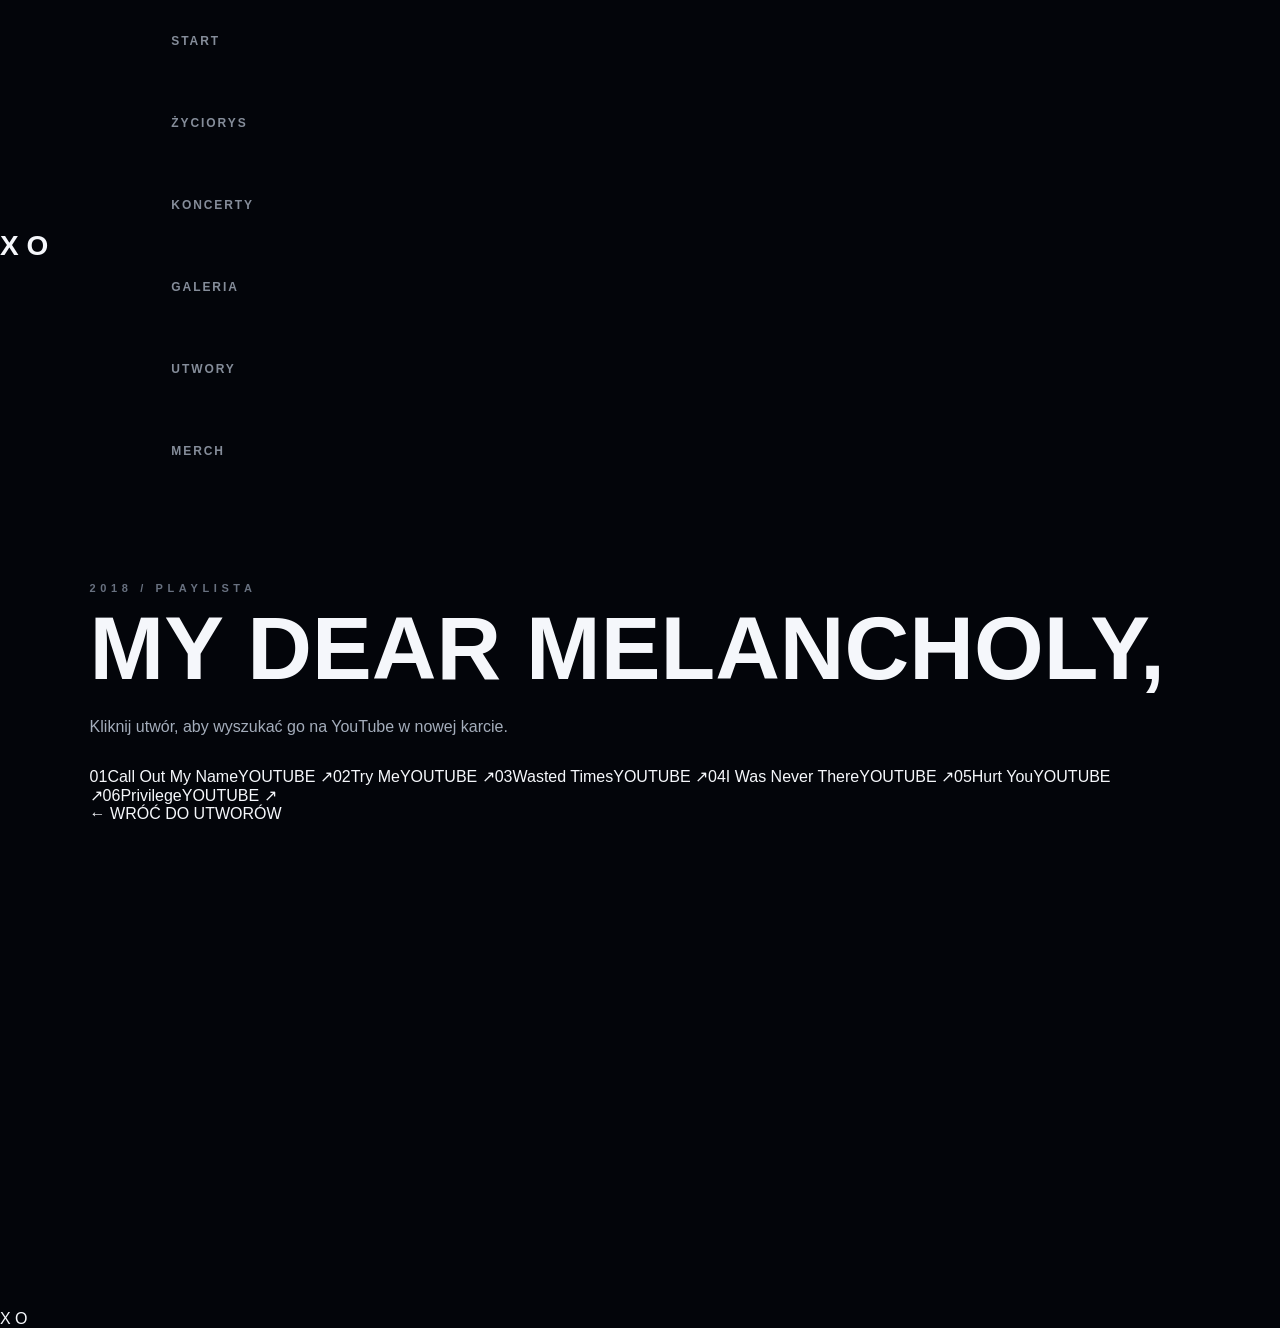
<file: playlist-mdm.html>
<!doctype html>
<html lang="pl">
<head><meta charset="utf-8"><meta name="viewport" content="width=device-width,initial-scale=1">
<title>MY DEAR MELANCHOLY, | The Weeknd Fanpage</title><link rel="stylesheet" href="style.css"></head>
<body>
<div class="site">
<nav class="nav"><div class="logo">XO</div><div class="menu"><a class="" href="index.html">START</a><a class="" href="bio.html">ŻYCIORYS</a><a class="" href="concerts.html">KONCERTY</a><a class="" href="gallery.html">GALERIA</a><a class="" href="songs.html">UTWORY</a><a class="" href="merch.html">MERCH</a></div></nav>

<main class="page"><section class="section">
<div class="eyebrow">2018 / PLAYLISTA</div>
<h1 class="title">MY DEAR MELANCHOLY,</h1>
<p class="lead">Kliknij utwór, aby wyszukać go na YouTube w nowej karcie.</p>
<div class="tracks"><a class="track" href="https://www.youtube.com/results?search_query=The+Weeknd+Call+Out+My+Name" target="_blank"><span class="num">01</span><span class="track-name">Call Out My Name</span><span class="yt">YOUTUBE ↗</span></a><a class="track" href="https://www.youtube.com/results?search_query=The+Weeknd+Try+Me" target="_blank"><span class="num">02</span><span class="track-name">Try Me</span><span class="yt">YOUTUBE ↗</span></a><a class="track" href="https://www.youtube.com/results?search_query=The+Weeknd+Wasted+Times" target="_blank"><span class="num">03</span><span class="track-name">Wasted Times</span><span class="yt">YOUTUBE ↗</span></a><a class="track" href="https://www.youtube.com/results?search_query=The+Weeknd+I+Was+Never+There" target="_blank"><span class="num">04</span><span class="track-name">I Was Never There</span><span class="yt">YOUTUBE ↗</span></a><a class="track" href="https://www.youtube.com/results?search_query=The+Weeknd+Hurt+You" target="_blank"><span class="num">05</span><span class="track-name">Hurt You</span><span class="yt">YOUTUBE ↗</span></a><a class="track" href="https://www.youtube.com/results?search_query=The+Weeknd+Privilege" target="_blank"><span class="num">06</span><span class="track-name">Privilege</span><span class="yt">YOUTUBE ↗</span></a></div>
<a class="back" href="songs.html">← WRÓĆ DO UTWORÓW</a>
</section></main>

</div>
<div class="transition" id="transition"><div class="transition-xo">X O</div></div>
<script src="transition.js"></script>
</body></html>
</file>
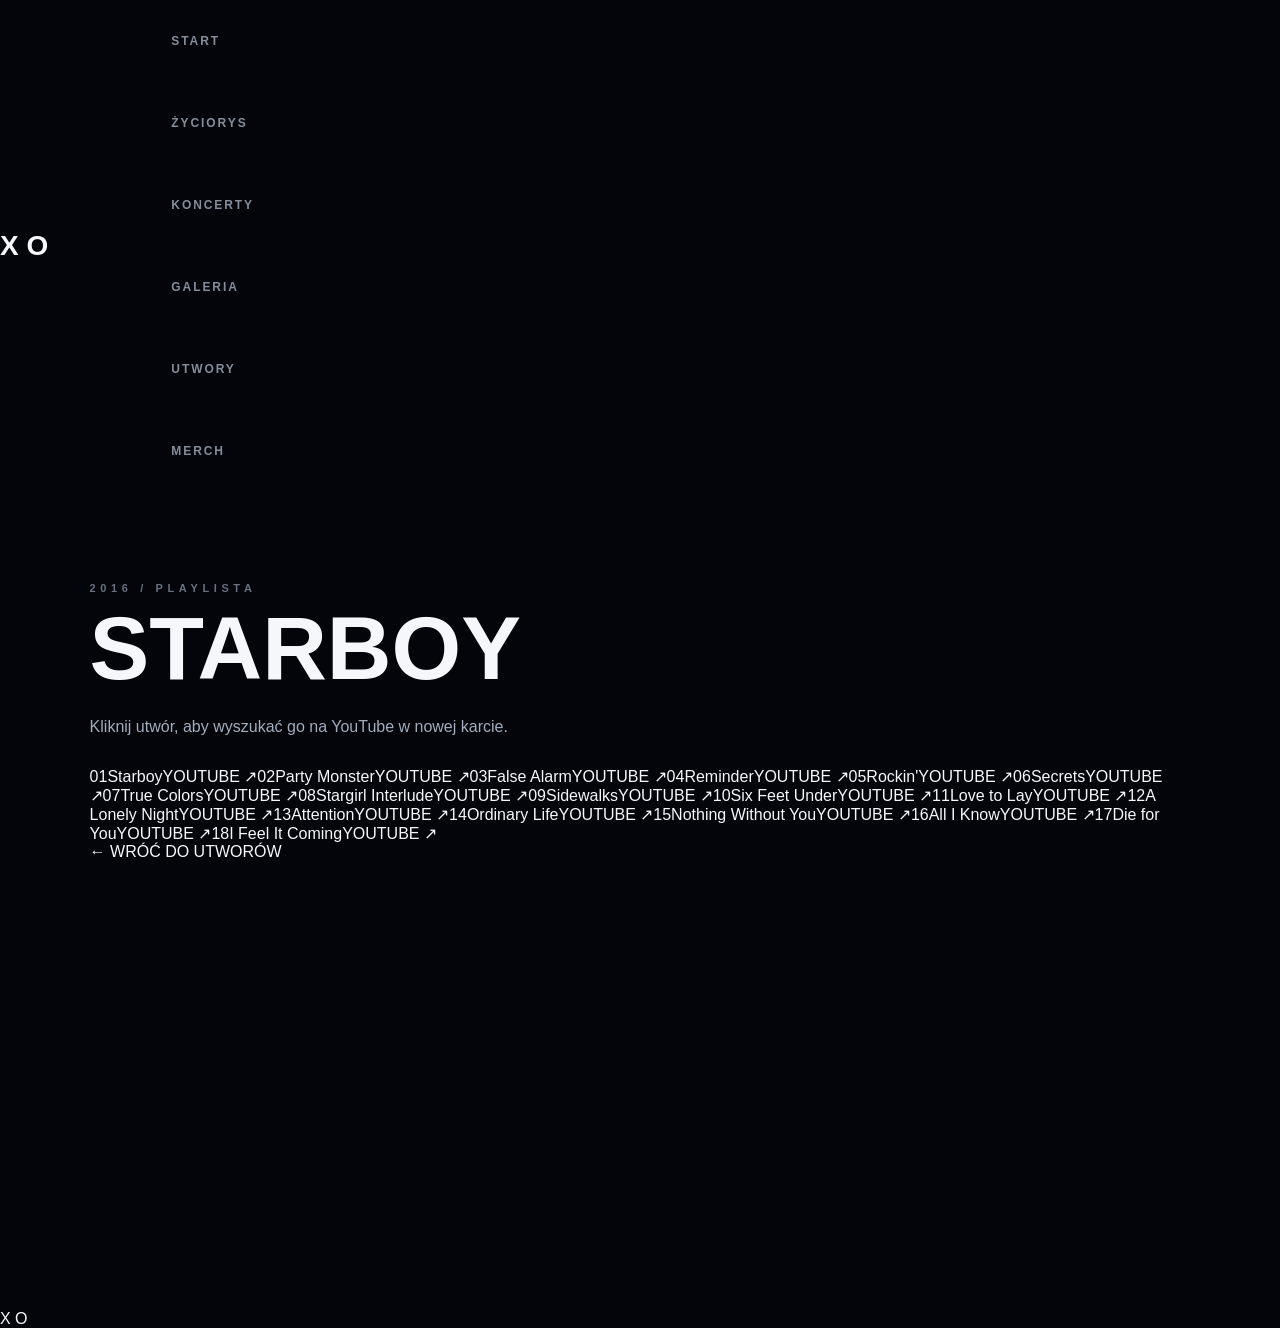
<file: playlist-starboy.html>
<!doctype html>
<html lang="pl">
<head><meta charset="utf-8"><meta name="viewport" content="width=device-width,initial-scale=1">
<title>STARBOY | The Weeknd Fanpage</title><link rel="stylesheet" href="style.css"></head>
<body>
<div class="site">
<nav class="nav"><div class="logo">XO</div><div class="menu"><a class="" href="index.html">START</a><a class="" href="bio.html">ŻYCIORYS</a><a class="" href="concerts.html">KONCERTY</a><a class="" href="gallery.html">GALERIA</a><a class="" href="songs.html">UTWORY</a><a class="" href="merch.html">MERCH</a></div></nav>

<main class="page"><section class="section">
<div class="eyebrow">2016 / PLAYLISTA</div>
<h1 class="title">STARBOY</h1>
<p class="lead">Kliknij utwór, aby wyszukać go na YouTube w nowej karcie.</p>
<div class="tracks"><a class="track" href="https://www.youtube.com/results?search_query=The+Weeknd+Starboy" target="_blank"><span class="num">01</span><span class="track-name">Starboy</span><span class="yt">YOUTUBE ↗</span></a><a class="track" href="https://www.youtube.com/results?search_query=The+Weeknd+Party+Monster" target="_blank"><span class="num">02</span><span class="track-name">Party Monster</span><span class="yt">YOUTUBE ↗</span></a><a class="track" href="https://www.youtube.com/results?search_query=The+Weeknd+False+Alarm" target="_blank"><span class="num">03</span><span class="track-name">False Alarm</span><span class="yt">YOUTUBE ↗</span></a><a class="track" href="https://www.youtube.com/results?search_query=The+Weeknd+Reminder" target="_blank"><span class="num">04</span><span class="track-name">Reminder</span><span class="yt">YOUTUBE ↗</span></a><a class="track" href="https://www.youtube.com/results?search_query=The+Weeknd+Rockin'" target="_blank"><span class="num">05</span><span class="track-name">Rockin'</span><span class="yt">YOUTUBE ↗</span></a><a class="track" href="https://www.youtube.com/results?search_query=The+Weeknd+Secrets" target="_blank"><span class="num">06</span><span class="track-name">Secrets</span><span class="yt">YOUTUBE ↗</span></a><a class="track" href="https://www.youtube.com/results?search_query=The+Weeknd+True+Colors" target="_blank"><span class="num">07</span><span class="track-name">True Colors</span><span class="yt">YOUTUBE ↗</span></a><a class="track" href="https://www.youtube.com/results?search_query=The+Weeknd+Stargirl+Interlude" target="_blank"><span class="num">08</span><span class="track-name">Stargirl Interlude</span><span class="yt">YOUTUBE ↗</span></a><a class="track" href="https://www.youtube.com/results?search_query=The+Weeknd+Sidewalks" target="_blank"><span class="num">09</span><span class="track-name">Sidewalks</span><span class="yt">YOUTUBE ↗</span></a><a class="track" href="https://www.youtube.com/results?search_query=The+Weeknd+Six+Feet+Under" target="_blank"><span class="num">10</span><span class="track-name">Six Feet Under</span><span class="yt">YOUTUBE ↗</span></a><a class="track" href="https://www.youtube.com/results?search_query=The+Weeknd+Love+to+Lay" target="_blank"><span class="num">11</span><span class="track-name">Love to Lay</span><span class="yt">YOUTUBE ↗</span></a><a class="track" href="https://www.youtube.com/results?search_query=The+Weeknd+A+Lonely+Night" target="_blank"><span class="num">12</span><span class="track-name">A Lonely Night</span><span class="yt">YOUTUBE ↗</span></a><a class="track" href="https://www.youtube.com/results?search_query=The+Weeknd+Attention" target="_blank"><span class="num">13</span><span class="track-name">Attention</span><span class="yt">YOUTUBE ↗</span></a><a class="track" href="https://www.youtube.com/results?search_query=The+Weeknd+Ordinary+Life" target="_blank"><span class="num">14</span><span class="track-name">Ordinary Life</span><span class="yt">YOUTUBE ↗</span></a><a class="track" href="https://www.youtube.com/results?search_query=The+Weeknd+Nothing+Without+You" target="_blank"><span class="num">15</span><span class="track-name">Nothing Without You</span><span class="yt">YOUTUBE ↗</span></a><a class="track" href="https://www.youtube.com/results?search_query=The+Weeknd+All+I+Know" target="_blank"><span class="num">16</span><span class="track-name">All I Know</span><span class="yt">YOUTUBE ↗</span></a><a class="track" href="https://www.youtube.com/results?search_query=The+Weeknd+Die+for+You" target="_blank"><span class="num">17</span><span class="track-name">Die for You</span><span class="yt">YOUTUBE ↗</span></a><a class="track" href="https://www.youtube.com/results?search_query=The+Weeknd+I+Feel+It+Coming" target="_blank"><span class="num">18</span><span class="track-name">I Feel It Coming</span><span class="yt">YOUTUBE ↗</span></a></div>
<a class="back" href="songs.html">← WRÓĆ DO UTWORÓW</a>
</section></main>

</div>
<div class="transition" id="transition"><div class="transition-xo">X O</div></div>
<script src="transition.js"></script>
</body></html>
</file>
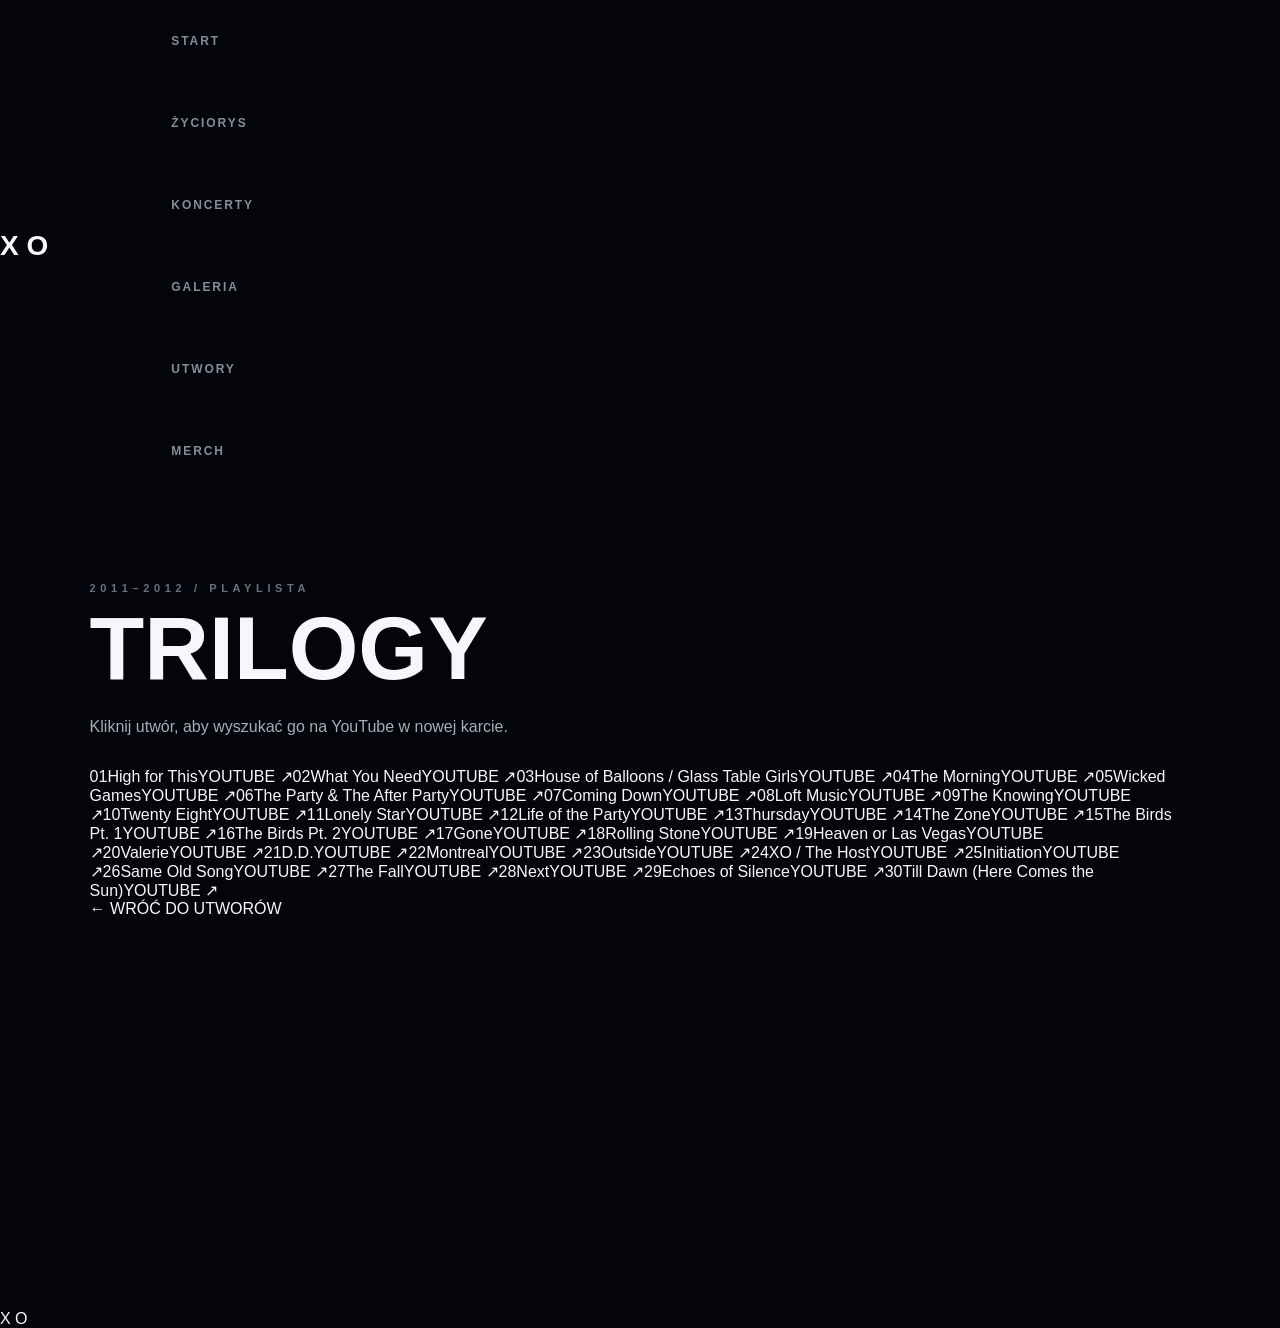
<file: playlist-trilogy.html>
<!doctype html>
<html lang="pl">
<head><meta charset="utf-8"><meta name="viewport" content="width=device-width,initial-scale=1">
<title>TRILOGY | The Weeknd Fanpage</title><link rel="stylesheet" href="style.css"></head>
<body>
<div class="site">
<nav class="nav"><div class="logo">XO</div><div class="menu"><a class="" href="index.html">START</a><a class="" href="bio.html">ŻYCIORYS</a><a class="" href="concerts.html">KONCERTY</a><a class="" href="gallery.html">GALERIA</a><a class="" href="songs.html">UTWORY</a><a class="" href="merch.html">MERCH</a></div></nav>

<main class="page"><section class="section">
<div class="eyebrow">2011–2012 / PLAYLISTA</div>
<h1 class="title">TRILOGY</h1>
<p class="lead">Kliknij utwór, aby wyszukać go na YouTube w nowej karcie.</p>
<div class="tracks"><a class="track" href="https://www.youtube.com/results?search_query=The+Weeknd+High+for+This" target="_blank"><span class="num">01</span><span class="track-name">High for This</span><span class="yt">YOUTUBE ↗</span></a><a class="track" href="https://www.youtube.com/results?search_query=The+Weeknd+What+You+Need" target="_blank"><span class="num">02</span><span class="track-name">What You Need</span><span class="yt">YOUTUBE ↗</span></a><a class="track" href="https://www.youtube.com/results?search_query=The+Weeknd+House+of+Balloons+%2F+Glass+Table+Girls" target="_blank"><span class="num">03</span><span class="track-name">House of Balloons / Glass Table Girls</span><span class="yt">YOUTUBE ↗</span></a><a class="track" href="https://www.youtube.com/results?search_query=The+Weeknd+The+Morning" target="_blank"><span class="num">04</span><span class="track-name">The Morning</span><span class="yt">YOUTUBE ↗</span></a><a class="track" href="https://www.youtube.com/results?search_query=The+Weeknd+Wicked+Games" target="_blank"><span class="num">05</span><span class="track-name">Wicked Games</span><span class="yt">YOUTUBE ↗</span></a><a class="track" href="https://www.youtube.com/results?search_query=The+Weeknd+The+Party+&+The+After+Party" target="_blank"><span class="num">06</span><span class="track-name">The Party & The After Party</span><span class="yt">YOUTUBE ↗</span></a><a class="track" href="https://www.youtube.com/results?search_query=The+Weeknd+Coming+Down" target="_blank"><span class="num">07</span><span class="track-name">Coming Down</span><span class="yt">YOUTUBE ↗</span></a><a class="track" href="https://www.youtube.com/results?search_query=The+Weeknd+Loft+Music" target="_blank"><span class="num">08</span><span class="track-name">Loft Music</span><span class="yt">YOUTUBE ↗</span></a><a class="track" href="https://www.youtube.com/results?search_query=The+Weeknd+The+Knowing" target="_blank"><span class="num">09</span><span class="track-name">The Knowing</span><span class="yt">YOUTUBE ↗</span></a><a class="track" href="https://www.youtube.com/results?search_query=The+Weeknd+Twenty+Eight" target="_blank"><span class="num">10</span><span class="track-name">Twenty Eight</span><span class="yt">YOUTUBE ↗</span></a><a class="track" href="https://www.youtube.com/results?search_query=The+Weeknd+Lonely+Star" target="_blank"><span class="num">11</span><span class="track-name">Lonely Star</span><span class="yt">YOUTUBE ↗</span></a><a class="track" href="https://www.youtube.com/results?search_query=The+Weeknd+Life+of+the+Party" target="_blank"><span class="num">12</span><span class="track-name">Life of the Party</span><span class="yt">YOUTUBE ↗</span></a><a class="track" href="https://www.youtube.com/results?search_query=The+Weeknd+Thursday" target="_blank"><span class="num">13</span><span class="track-name">Thursday</span><span class="yt">YOUTUBE ↗</span></a><a class="track" href="https://www.youtube.com/results?search_query=The+Weeknd+The+Zone" target="_blank"><span class="num">14</span><span class="track-name">The Zone</span><span class="yt">YOUTUBE ↗</span></a><a class="track" href="https://www.youtube.com/results?search_query=The+Weeknd+The+Birds+Pt.+1" target="_blank"><span class="num">15</span><span class="track-name">The Birds Pt. 1</span><span class="yt">YOUTUBE ↗</span></a><a class="track" href="https://www.youtube.com/results?search_query=The+Weeknd+The+Birds+Pt.+2" target="_blank"><span class="num">16</span><span class="track-name">The Birds Pt. 2</span><span class="yt">YOUTUBE ↗</span></a><a class="track" href="https://www.youtube.com/results?search_query=The+Weeknd+Gone" target="_blank"><span class="num">17</span><span class="track-name">Gone</span><span class="yt">YOUTUBE ↗</span></a><a class="track" href="https://www.youtube.com/results?search_query=The+Weeknd+Rolling+Stone" target="_blank"><span class="num">18</span><span class="track-name">Rolling Stone</span><span class="yt">YOUTUBE ↗</span></a><a class="track" href="https://www.youtube.com/results?search_query=The+Weeknd+Heaven+or+Las+Vegas" target="_blank"><span class="num">19</span><span class="track-name">Heaven or Las Vegas</span><span class="yt">YOUTUBE ↗</span></a><a class="track" href="https://www.youtube.com/results?search_query=The+Weeknd+Valerie" target="_blank"><span class="num">20</span><span class="track-name">Valerie</span><span class="yt">YOUTUBE ↗</span></a><a class="track" href="https://www.youtube.com/results?search_query=The+Weeknd+D.D." target="_blank"><span class="num">21</span><span class="track-name">D.D.</span><span class="yt">YOUTUBE ↗</span></a><a class="track" href="https://www.youtube.com/results?search_query=The+Weeknd+Montreal" target="_blank"><span class="num">22</span><span class="track-name">Montreal</span><span class="yt">YOUTUBE ↗</span></a><a class="track" href="https://www.youtube.com/results?search_query=The+Weeknd+Outside" target="_blank"><span class="num">23</span><span class="track-name">Outside</span><span class="yt">YOUTUBE ↗</span></a><a class="track" href="https://www.youtube.com/results?search_query=The+Weeknd+XO+%2F+The+Host" target="_blank"><span class="num">24</span><span class="track-name">XO / The Host</span><span class="yt">YOUTUBE ↗</span></a><a class="track" href="https://www.youtube.com/results?search_query=The+Weeknd+Initiation" target="_blank"><span class="num">25</span><span class="track-name">Initiation</span><span class="yt">YOUTUBE ↗</span></a><a class="track" href="https://www.youtube.com/results?search_query=The+Weeknd+Same+Old+Song" target="_blank"><span class="num">26</span><span class="track-name">Same Old Song</span><span class="yt">YOUTUBE ↗</span></a><a class="track" href="https://www.youtube.com/results?search_query=The+Weeknd+The+Fall" target="_blank"><span class="num">27</span><span class="track-name">The Fall</span><span class="yt">YOUTUBE ↗</span></a><a class="track" href="https://www.youtube.com/results?search_query=The+Weeknd+Next" target="_blank"><span class="num">28</span><span class="track-name">Next</span><span class="yt">YOUTUBE ↗</span></a><a class="track" href="https://www.youtube.com/results?search_query=The+Weeknd+Echoes+of+Silence" target="_blank"><span class="num">29</span><span class="track-name">Echoes of Silence</span><span class="yt">YOUTUBE ↗</span></a><a class="track" href="https://www.youtube.com/results?search_query=The+Weeknd+Till+Dawn+(Here+Comes+the+Sun)" target="_blank"><span class="num">30</span><span class="track-name">Till Dawn (Here Comes the Sun)</span><span class="yt">YOUTUBE ↗</span></a></div>
<a class="back" href="songs.html">← WRÓĆ DO UTWORÓW</a>
</section></main>

</div>
<div class="transition" id="transition"><div class="transition-xo">X O</div></div>
<script src="transition.js"></script>
</body></html>
</file>
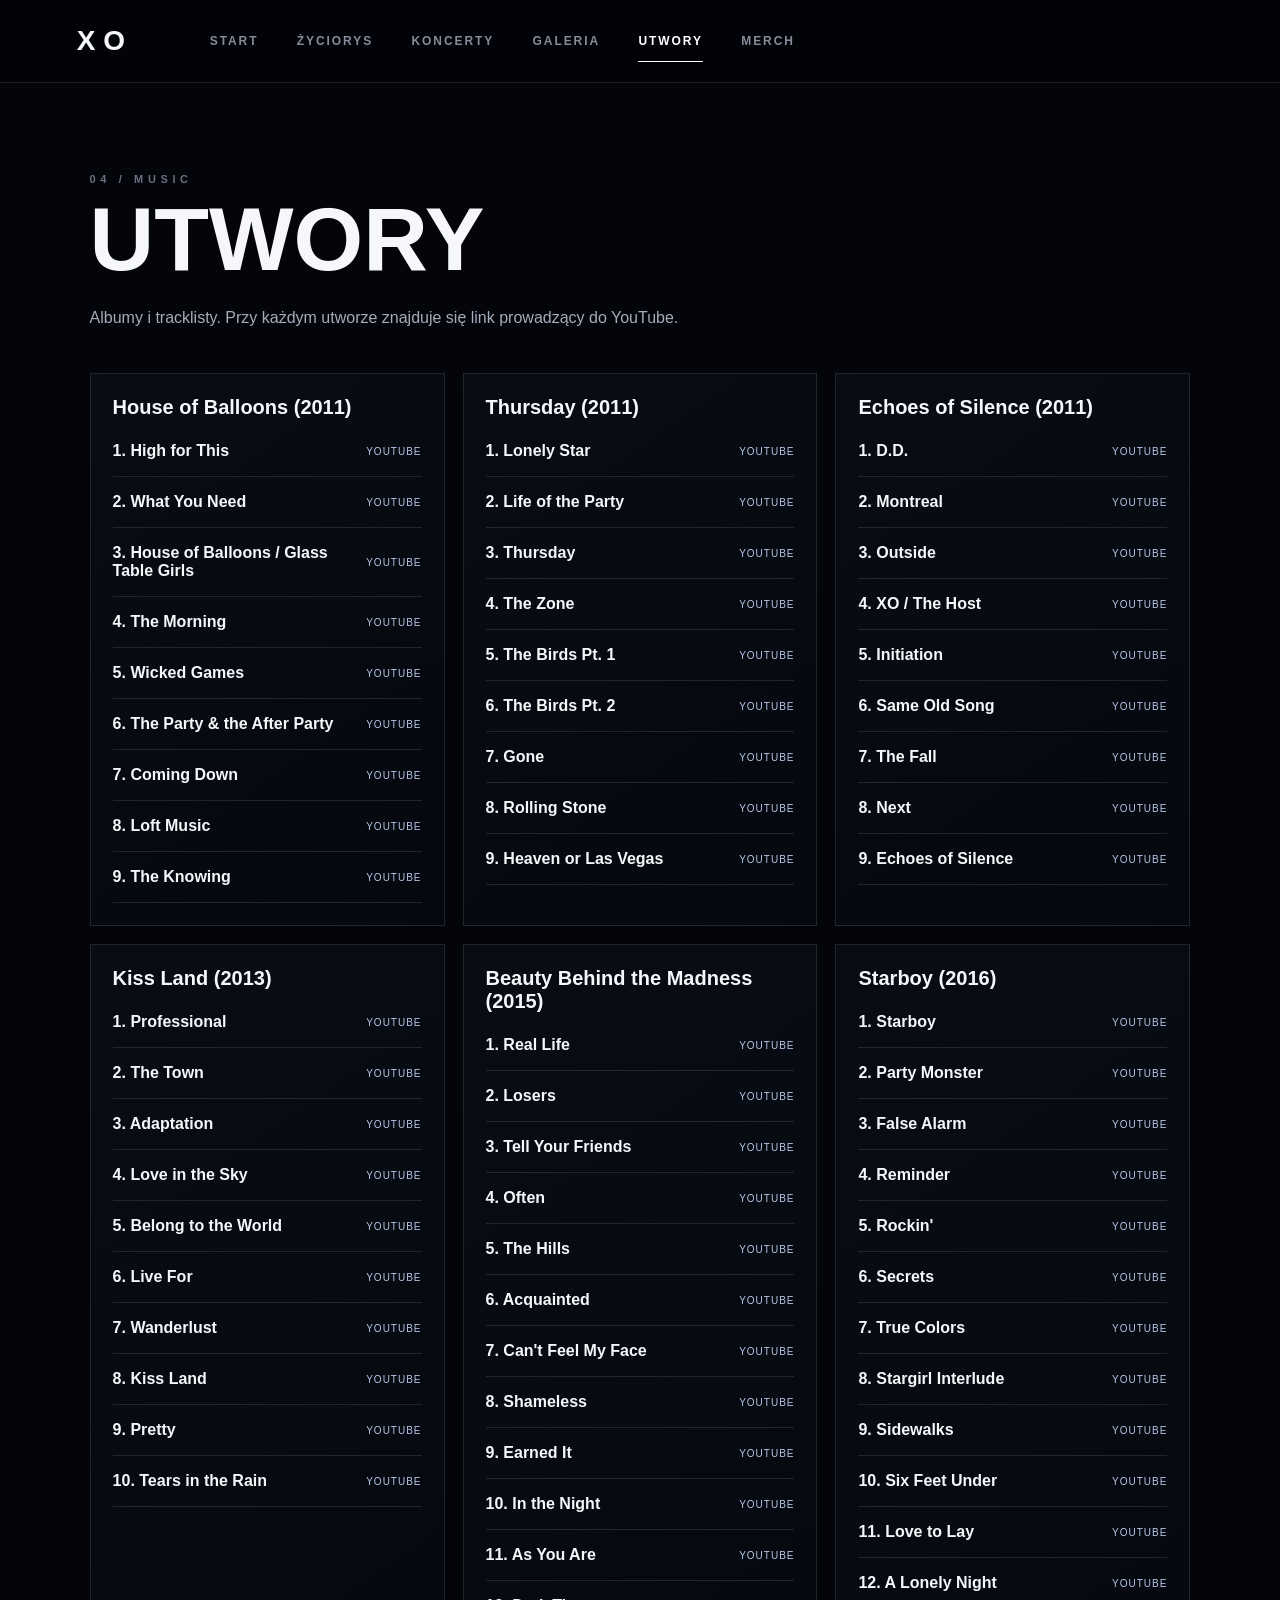
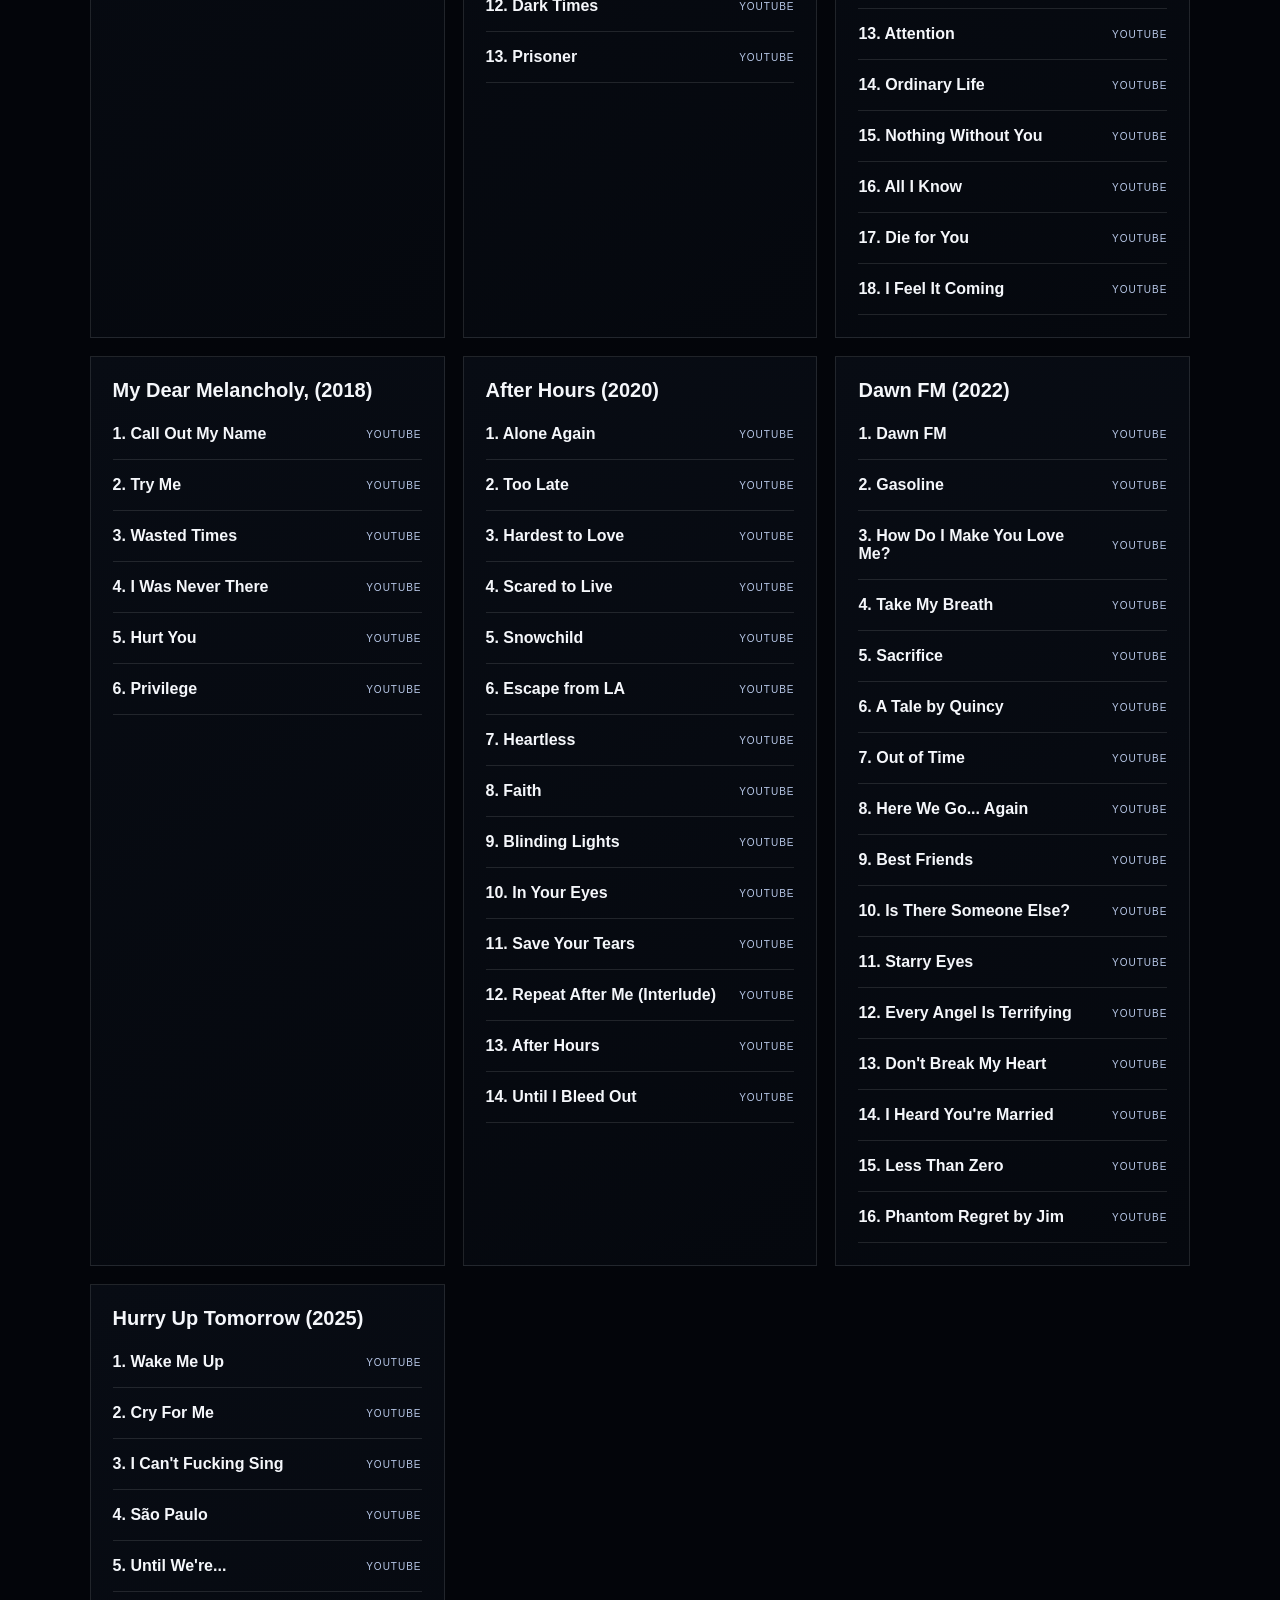
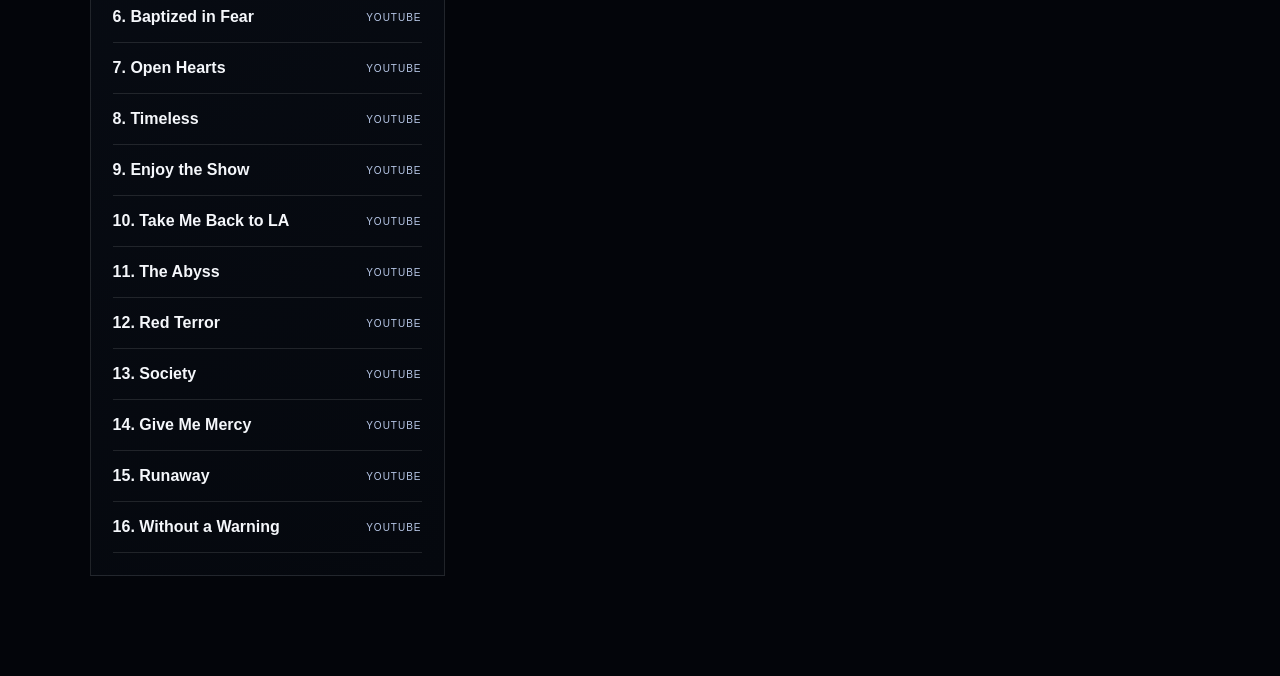
<file: songs.html>
<!doctype html><html lang="pl"><head><meta charset="utf-8"><meta name="viewport" content="width=device-width,initial-scale=1"><title>Utwory | The Weeknd XO</title><link rel="stylesheet" href="style.css?v=3"></head><body><header class="site-header"><div class="logo"><a href="index.html">XO</a></div><nav class="nav"><a href="index.html" class="">Start</a><a href="bio.html" class="">Życiorys</a><a href="concerts.html" class="">Koncerty</a><a href="gallery.html" class="">Galeria</a><a href="songs.html" class="active">Utwory</a><a href="merch.html" class="">Merch</a></nav></header><main class="page"><div class="container"><p class="eyebrow">04 / MUSIC</p><h1>Utwory</h1><p class="lead">Albumy i tracklisty. Przy każdym utworze znajduje się link prowadzący do YouTube.</p><div class="grid"><article class="card"><div class="card-body"><div class="album-title">House of Balloons (2011)</div><div class="song"><span class="song-name">1. High for This</span><a target="_blank" href="https://www.youtube.com/results?search_query=The+Weeknd+High+for+This">YouTube</a></div><div class="song"><span class="song-name">2. What You Need</span><a target="_blank" href="https://www.youtube.com/results?search_query=The+Weeknd+What+You+Need">YouTube</a></div><div class="song"><span class="song-name">3. House of Balloons / Glass Table Girls</span><a target="_blank" href="https://www.youtube.com/results?search_query=The+Weeknd+House+of+Balloons+/+Glass+Table+Girls">YouTube</a></div><div class="song"><span class="song-name">4. The Morning</span><a target="_blank" href="https://www.youtube.com/results?search_query=The+Weeknd+The+Morning">YouTube</a></div><div class="song"><span class="song-name">5. Wicked Games</span><a target="_blank" href="https://www.youtube.com/results?search_query=The+Weeknd+Wicked+Games">YouTube</a></div><div class="song"><span class="song-name">6. The Party & the After Party</span><a target="_blank" href="https://www.youtube.com/results?search_query=The+Weeknd+The+Party+&+the+After+Party">YouTube</a></div><div class="song"><span class="song-name">7. Coming Down</span><a target="_blank" href="https://www.youtube.com/results?search_query=The+Weeknd+Coming+Down">YouTube</a></div><div class="song"><span class="song-name">8. Loft Music</span><a target="_blank" href="https://www.youtube.com/results?search_query=The+Weeknd+Loft+Music">YouTube</a></div><div class="song"><span class="song-name">9. The Knowing</span><a target="_blank" href="https://www.youtube.com/results?search_query=The+Weeknd+The+Knowing">YouTube</a></div></div></article><article class="card"><div class="card-body"><div class="album-title">Thursday (2011)</div><div class="song"><span class="song-name">1. Lonely Star</span><a target="_blank" href="https://www.youtube.com/results?search_query=The+Weeknd+Lonely+Star">YouTube</a></div><div class="song"><span class="song-name">2. Life of the Party</span><a target="_blank" href="https://www.youtube.com/results?search_query=The+Weeknd+Life+of+the+Party">YouTube</a></div><div class="song"><span class="song-name">3. Thursday</span><a target="_blank" href="https://www.youtube.com/results?search_query=The+Weeknd+Thursday">YouTube</a></div><div class="song"><span class="song-name">4. The Zone</span><a target="_blank" href="https://www.youtube.com/results?search_query=The+Weeknd+The+Zone">YouTube</a></div><div class="song"><span class="song-name">5. The Birds Pt. 1</span><a target="_blank" href="https://www.youtube.com/results?search_query=The+Weeknd+The+Birds+Pt.+1">YouTube</a></div><div class="song"><span class="song-name">6. The Birds Pt. 2</span><a target="_blank" href="https://www.youtube.com/results?search_query=The+Weeknd+The+Birds+Pt.+2">YouTube</a></div><div class="song"><span class="song-name">7. Gone</span><a target="_blank" href="https://www.youtube.com/results?search_query=The+Weeknd+Gone">YouTube</a></div><div class="song"><span class="song-name">8. Rolling Stone</span><a target="_blank" href="https://www.youtube.com/results?search_query=The+Weeknd+Rolling+Stone">YouTube</a></div><div class="song"><span class="song-name">9. Heaven or Las Vegas</span><a target="_blank" href="https://www.youtube.com/results?search_query=The+Weeknd+Heaven+or+Las+Vegas">YouTube</a></div></div></article><article class="card"><div class="card-body"><div class="album-title">Echoes of Silence (2011)</div><div class="song"><span class="song-name">1. D.D.</span><a target="_blank" href="https://www.youtube.com/results?search_query=The+Weeknd+D.D.">YouTube</a></div><div class="song"><span class="song-name">2. Montreal</span><a target="_blank" href="https://www.youtube.com/results?search_query=The+Weeknd+Montreal">YouTube</a></div><div class="song"><span class="song-name">3. Outside</span><a target="_blank" href="https://www.youtube.com/results?search_query=The+Weeknd+Outside">YouTube</a></div><div class="song"><span class="song-name">4. XO / The Host</span><a target="_blank" href="https://www.youtube.com/results?search_query=The+Weeknd+XO+/+The+Host">YouTube</a></div><div class="song"><span class="song-name">5. Initiation</span><a target="_blank" href="https://www.youtube.com/results?search_query=The+Weeknd+Initiation">YouTube</a></div><div class="song"><span class="song-name">6. Same Old Song</span><a target="_blank" href="https://www.youtube.com/results?search_query=The+Weeknd+Same+Old+Song">YouTube</a></div><div class="song"><span class="song-name">7. The Fall</span><a target="_blank" href="https://www.youtube.com/results?search_query=The+Weeknd+The+Fall">YouTube</a></div><div class="song"><span class="song-name">8. Next</span><a target="_blank" href="https://www.youtube.com/results?search_query=The+Weeknd+Next">YouTube</a></div><div class="song"><span class="song-name">9. Echoes of Silence</span><a target="_blank" href="https://www.youtube.com/results?search_query=The+Weeknd+Echoes+of+Silence">YouTube</a></div></div></article><article class="card"><div class="card-body"><div class="album-title">Kiss Land (2013)</div><div class="song"><span class="song-name">1. Professional</span><a target="_blank" href="https://www.youtube.com/results?search_query=The+Weeknd+Professional">YouTube</a></div><div class="song"><span class="song-name">2. The Town</span><a target="_blank" href="https://www.youtube.com/results?search_query=The+Weeknd+The+Town">YouTube</a></div><div class="song"><span class="song-name">3. Adaptation</span><a target="_blank" href="https://www.youtube.com/results?search_query=The+Weeknd+Adaptation">YouTube</a></div><div class="song"><span class="song-name">4. Love in the Sky</span><a target="_blank" href="https://www.youtube.com/results?search_query=The+Weeknd+Love+in+the+Sky">YouTube</a></div><div class="song"><span class="song-name">5. Belong to the World</span><a target="_blank" href="https://www.youtube.com/results?search_query=The+Weeknd+Belong+to+the+World">YouTube</a></div><div class="song"><span class="song-name">6. Live For</span><a target="_blank" href="https://www.youtube.com/results?search_query=The+Weeknd+Live+For">YouTube</a></div><div class="song"><span class="song-name">7. Wanderlust</span><a target="_blank" href="https://www.youtube.com/results?search_query=The+Weeknd+Wanderlust">YouTube</a></div><div class="song"><span class="song-name">8. Kiss Land</span><a target="_blank" href="https://www.youtube.com/results?search_query=The+Weeknd+Kiss+Land">YouTube</a></div><div class="song"><span class="song-name">9. Pretty</span><a target="_blank" href="https://www.youtube.com/results?search_query=The+Weeknd+Pretty">YouTube</a></div><div class="song"><span class="song-name">10. Tears in the Rain</span><a target="_blank" href="https://www.youtube.com/results?search_query=The+Weeknd+Tears+in+the+Rain">YouTube</a></div></div></article><article class="card"><div class="card-body"><div class="album-title">Beauty Behind the Madness (2015)</div><div class="song"><span class="song-name">1. Real Life</span><a target="_blank" href="https://www.youtube.com/results?search_query=The+Weeknd+Real+Life">YouTube</a></div><div class="song"><span class="song-name">2. Losers</span><a target="_blank" href="https://www.youtube.com/results?search_query=The+Weeknd+Losers">YouTube</a></div><div class="song"><span class="song-name">3. Tell Your Friends</span><a target="_blank" href="https://www.youtube.com/results?search_query=The+Weeknd+Tell+Your+Friends">YouTube</a></div><div class="song"><span class="song-name">4. Often</span><a target="_blank" href="https://www.youtube.com/results?search_query=The+Weeknd+Often">YouTube</a></div><div class="song"><span class="song-name">5. The Hills</span><a target="_blank" href="https://www.youtube.com/results?search_query=The+Weeknd+The+Hills">YouTube</a></div><div class="song"><span class="song-name">6. Acquainted</span><a target="_blank" href="https://www.youtube.com/results?search_query=The+Weeknd+Acquainted">YouTube</a></div><div class="song"><span class="song-name">7. Can't Feel My Face</span><a target="_blank" href="https://www.youtube.com/results?search_query=The+Weeknd+Can't+Feel+My+Face">YouTube</a></div><div class="song"><span class="song-name">8. Shameless</span><a target="_blank" href="https://www.youtube.com/results?search_query=The+Weeknd+Shameless">YouTube</a></div><div class="song"><span class="song-name">9. Earned It</span><a target="_blank" href="https://www.youtube.com/results?search_query=The+Weeknd+Earned+It">YouTube</a></div><div class="song"><span class="song-name">10. In the Night</span><a target="_blank" href="https://www.youtube.com/results?search_query=The+Weeknd+In+the+Night">YouTube</a></div><div class="song"><span class="song-name">11. As You Are</span><a target="_blank" href="https://www.youtube.com/results?search_query=The+Weeknd+As+You+Are">YouTube</a></div><div class="song"><span class="song-name">12. Dark Times</span><a target="_blank" href="https://www.youtube.com/results?search_query=The+Weeknd+Dark+Times">YouTube</a></div><div class="song"><span class="song-name">13. Prisoner</span><a target="_blank" href="https://www.youtube.com/results?search_query=The+Weeknd+Prisoner">YouTube</a></div></div></article><article class="card"><div class="card-body"><div class="album-title">Starboy (2016)</div><div class="song"><span class="song-name">1. Starboy</span><a target="_blank" href="https://www.youtube.com/results?search_query=The+Weeknd+Starboy">YouTube</a></div><div class="song"><span class="song-name">2. Party Monster</span><a target="_blank" href="https://www.youtube.com/results?search_query=The+Weeknd+Party+Monster">YouTube</a></div><div class="song"><span class="song-name">3. False Alarm</span><a target="_blank" href="https://www.youtube.com/results?search_query=The+Weeknd+False+Alarm">YouTube</a></div><div class="song"><span class="song-name">4. Reminder</span><a target="_blank" href="https://www.youtube.com/results?search_query=The+Weeknd+Reminder">YouTube</a></div><div class="song"><span class="song-name">5. Rockin'</span><a target="_blank" href="https://www.youtube.com/results?search_query=The+Weeknd+Rockin'">YouTube</a></div><div class="song"><span class="song-name">6. Secrets</span><a target="_blank" href="https://www.youtube.com/results?search_query=The+Weeknd+Secrets">YouTube</a></div><div class="song"><span class="song-name">7. True Colors</span><a target="_blank" href="https://www.youtube.com/results?search_query=The+Weeknd+True+Colors">YouTube</a></div><div class="song"><span class="song-name">8. Stargirl Interlude</span><a target="_blank" href="https://www.youtube.com/results?search_query=The+Weeknd+Stargirl+Interlude">YouTube</a></div><div class="song"><span class="song-name">9. Sidewalks</span><a target="_blank" href="https://www.youtube.com/results?search_query=The+Weeknd+Sidewalks">YouTube</a></div><div class="song"><span class="song-name">10. Six Feet Under</span><a target="_blank" href="https://www.youtube.com/results?search_query=The+Weeknd+Six+Feet+Under">YouTube</a></div><div class="song"><span class="song-name">11. Love to Lay</span><a target="_blank" href="https://www.youtube.com/results?search_query=The+Weeknd+Love+to+Lay">YouTube</a></div><div class="song"><span class="song-name">12. A Lonely Night</span><a target="_blank" href="https://www.youtube.com/results?search_query=The+Weeknd+A+Lonely+Night">YouTube</a></div><div class="song"><span class="song-name">13. Attention</span><a target="_blank" href="https://www.youtube.com/results?search_query=The+Weeknd+Attention">YouTube</a></div><div class="song"><span class="song-name">14. Ordinary Life</span><a target="_blank" href="https://www.youtube.com/results?search_query=The+Weeknd+Ordinary+Life">YouTube</a></div><div class="song"><span class="song-name">15. Nothing Without You</span><a target="_blank" href="https://www.youtube.com/results?search_query=The+Weeknd+Nothing+Without+You">YouTube</a></div><div class="song"><span class="song-name">16. All I Know</span><a target="_blank" href="https://www.youtube.com/results?search_query=The+Weeknd+All+I+Know">YouTube</a></div><div class="song"><span class="song-name">17. Die for You</span><a target="_blank" href="https://www.youtube.com/results?search_query=The+Weeknd+Die+for+You">YouTube</a></div><div class="song"><span class="song-name">18. I Feel It Coming</span><a target="_blank" href="https://www.youtube.com/results?search_query=The+Weeknd+I+Feel+It+Coming">YouTube</a></div></div></article><article class="card"><div class="card-body"><div class="album-title">My Dear Melancholy, (2018)</div><div class="song"><span class="song-name">1. Call Out My Name</span><a target="_blank" href="https://www.youtube.com/results?search_query=The+Weeknd+Call+Out+My+Name">YouTube</a></div><div class="song"><span class="song-name">2. Try Me</span><a target="_blank" href="https://www.youtube.com/results?search_query=The+Weeknd+Try+Me">YouTube</a></div><div class="song"><span class="song-name">3. Wasted Times</span><a target="_blank" href="https://www.youtube.com/results?search_query=The+Weeknd+Wasted+Times">YouTube</a></div><div class="song"><span class="song-name">4. I Was Never There</span><a target="_blank" href="https://www.youtube.com/results?search_query=The+Weeknd+I+Was+Never+There">YouTube</a></div><div class="song"><span class="song-name">5. Hurt You</span><a target="_blank" href="https://www.youtube.com/results?search_query=The+Weeknd+Hurt+You">YouTube</a></div><div class="song"><span class="song-name">6. Privilege</span><a target="_blank" href="https://www.youtube.com/results?search_query=The+Weeknd+Privilege">YouTube</a></div></div></article><article class="card"><div class="card-body"><div class="album-title">After Hours (2020)</div><div class="song"><span class="song-name">1. Alone Again</span><a target="_blank" href="https://www.youtube.com/results?search_query=The+Weeknd+Alone+Again">YouTube</a></div><div class="song"><span class="song-name">2. Too Late</span><a target="_blank" href="https://www.youtube.com/results?search_query=The+Weeknd+Too+Late">YouTube</a></div><div class="song"><span class="song-name">3. Hardest to Love</span><a target="_blank" href="https://www.youtube.com/results?search_query=The+Weeknd+Hardest+to+Love">YouTube</a></div><div class="song"><span class="song-name">4. Scared to Live</span><a target="_blank" href="https://www.youtube.com/results?search_query=The+Weeknd+Scared+to+Live">YouTube</a></div><div class="song"><span class="song-name">5. Snowchild</span><a target="_blank" href="https://www.youtube.com/results?search_query=The+Weeknd+Snowchild">YouTube</a></div><div class="song"><span class="song-name">6. Escape from LA</span><a target="_blank" href="https://www.youtube.com/results?search_query=The+Weeknd+Escape+from+LA">YouTube</a></div><div class="song"><span class="song-name">7. Heartless</span><a target="_blank" href="https://www.youtube.com/results?search_query=The+Weeknd+Heartless">YouTube</a></div><div class="song"><span class="song-name">8. Faith</span><a target="_blank" href="https://www.youtube.com/results?search_query=The+Weeknd+Faith">YouTube</a></div><div class="song"><span class="song-name">9. Blinding Lights</span><a target="_blank" href="https://www.youtube.com/results?search_query=The+Weeknd+Blinding+Lights">YouTube</a></div><div class="song"><span class="song-name">10. In Your Eyes</span><a target="_blank" href="https://www.youtube.com/results?search_query=The+Weeknd+In+Your+Eyes">YouTube</a></div><div class="song"><span class="song-name">11. Save Your Tears</span><a target="_blank" href="https://www.youtube.com/results?search_query=The+Weeknd+Save+Your+Tears">YouTube</a></div><div class="song"><span class="song-name">12. Repeat After Me (Interlude)</span><a target="_blank" href="https://www.youtube.com/results?search_query=The+Weeknd+Repeat+After+Me+(Interlude)">YouTube</a></div><div class="song"><span class="song-name">13. After Hours</span><a target="_blank" href="https://www.youtube.com/results?search_query=The+Weeknd+After+Hours">YouTube</a></div><div class="song"><span class="song-name">14. Until I Bleed Out</span><a target="_blank" href="https://www.youtube.com/results?search_query=The+Weeknd+Until+I+Bleed+Out">YouTube</a></div></div></article><article class="card"><div class="card-body"><div class="album-title">Dawn FM (2022)</div><div class="song"><span class="song-name">1. Dawn FM</span><a target="_blank" href="https://www.youtube.com/results?search_query=The+Weeknd+Dawn+FM">YouTube</a></div><div class="song"><span class="song-name">2. Gasoline</span><a target="_blank" href="https://www.youtube.com/results?search_query=The+Weeknd+Gasoline">YouTube</a></div><div class="song"><span class="song-name">3. How Do I Make You Love Me?</span><a target="_blank" href="https://www.youtube.com/results?search_query=The+Weeknd+How+Do+I+Make+You+Love+Me?">YouTube</a></div><div class="song"><span class="song-name">4. Take My Breath</span><a target="_blank" href="https://www.youtube.com/results?search_query=The+Weeknd+Take+My+Breath">YouTube</a></div><div class="song"><span class="song-name">5. Sacrifice</span><a target="_blank" href="https://www.youtube.com/results?search_query=The+Weeknd+Sacrifice">YouTube</a></div><div class="song"><span class="song-name">6. A Tale by Quincy</span><a target="_blank" href="https://www.youtube.com/results?search_query=The+Weeknd+A+Tale+by+Quincy">YouTube</a></div><div class="song"><span class="song-name">7. Out of Time</span><a target="_blank" href="https://www.youtube.com/results?search_query=The+Weeknd+Out+of+Time">YouTube</a></div><div class="song"><span class="song-name">8. Here We Go... Again</span><a target="_blank" href="https://www.youtube.com/results?search_query=The+Weeknd+Here+We+Go...+Again">YouTube</a></div><div class="song"><span class="song-name">9. Best Friends</span><a target="_blank" href="https://www.youtube.com/results?search_query=The+Weeknd+Best+Friends">YouTube</a></div><div class="song"><span class="song-name">10. Is There Someone Else?</span><a target="_blank" href="https://www.youtube.com/results?search_query=The+Weeknd+Is+There+Someone+Else?">YouTube</a></div><div class="song"><span class="song-name">11. Starry Eyes</span><a target="_blank" href="https://www.youtube.com/results?search_query=The+Weeknd+Starry+Eyes">YouTube</a></div><div class="song"><span class="song-name">12. Every Angel Is Terrifying</span><a target="_blank" href="https://www.youtube.com/results?search_query=The+Weeknd+Every+Angel+Is+Terrifying">YouTube</a></div><div class="song"><span class="song-name">13. Don't Break My Heart</span><a target="_blank" href="https://www.youtube.com/results?search_query=The+Weeknd+Don't+Break+My+Heart">YouTube</a></div><div class="song"><span class="song-name">14. I Heard You're Married</span><a target="_blank" href="https://www.youtube.com/results?search_query=The+Weeknd+I+Heard+You're+Married">YouTube</a></div><div class="song"><span class="song-name">15. Less Than Zero</span><a target="_blank" href="https://www.youtube.com/results?search_query=The+Weeknd+Less+Than+Zero">YouTube</a></div><div class="song"><span class="song-name">16. Phantom Regret by Jim</span><a target="_blank" href="https://www.youtube.com/results?search_query=The+Weeknd+Phantom+Regret+by+Jim">YouTube</a></div></div></article><article class="card"><div class="card-body"><div class="album-title">Hurry Up Tomorrow (2025)</div><div class="song"><span class="song-name">1. Wake Me Up</span><a target="_blank" href="https://www.youtube.com/results?search_query=The+Weeknd+Wake+Me+Up">YouTube</a></div><div class="song"><span class="song-name">2. Cry For Me</span><a target="_blank" href="https://www.youtube.com/results?search_query=The+Weeknd+Cry+For+Me">YouTube</a></div><div class="song"><span class="song-name">3. I Can't Fucking Sing</span><a target="_blank" href="https://www.youtube.com/results?search_query=The+Weeknd+I+Can't+Fucking+Sing">YouTube</a></div><div class="song"><span class="song-name">4. São Paulo</span><a target="_blank" href="https://www.youtube.com/results?search_query=The+Weeknd+São+Paulo">YouTube</a></div><div class="song"><span class="song-name">5. Until We're...</span><a target="_blank" href="https://www.youtube.com/results?search_query=The+Weeknd+Until+We're...">YouTube</a></div><div class="song"><span class="song-name">6. Baptized in Fear</span><a target="_blank" href="https://www.youtube.com/results?search_query=The+Weeknd+Baptized+in+Fear">YouTube</a></div><div class="song"><span class="song-name">7. Open Hearts</span><a target="_blank" href="https://www.youtube.com/results?search_query=The+Weeknd+Open+Hearts">YouTube</a></div><div class="song"><span class="song-name">8. Timeless</span><a target="_blank" href="https://www.youtube.com/results?search_query=The+Weeknd+Timeless">YouTube</a></div><div class="song"><span class="song-name">9. Enjoy the Show</span><a target="_blank" href="https://www.youtube.com/results?search_query=The+Weeknd+Enjoy+the+Show">YouTube</a></div><div class="song"><span class="song-name">10. Take Me Back to LA</span><a target="_blank" href="https://www.youtube.com/results?search_query=The+Weeknd+Take+Me+Back+to+LA">YouTube</a></div><div class="song"><span class="song-name">11. The Abyss</span><a target="_blank" href="https://www.youtube.com/results?search_query=The+Weeknd+The+Abyss">YouTube</a></div><div class="song"><span class="song-name">12. Red Terror</span><a target="_blank" href="https://www.youtube.com/results?search_query=The+Weeknd+Red+Terror">YouTube</a></div><div class="song"><span class="song-name">13. Society</span><a target="_blank" href="https://www.youtube.com/results?search_query=The+Weeknd+Society">YouTube</a></div><div class="song"><span class="song-name">14. Give Me Mercy</span><a target="_blank" href="https://www.youtube.com/results?search_query=The+Weeknd+Give+Me+Mercy">YouTube</a></div><div class="song"><span class="song-name">15. Runaway</span><a target="_blank" href="https://www.youtube.com/results?search_query=The+Weeknd+Runaway">YouTube</a></div><div class="song"><span class="song-name">16. Without a Warning</span><a target="_blank" href="https://www.youtube.com/results?search_query=The+Weeknd+Without+a+Warning">YouTube</a></div></div></article></div></div></main><div id="xoTransition"><div class="mark">XO</div></div><script src="transitions.js?v=3"></script></body></html>
</file>
<file: style.css>
*{box-sizing:border-box}html{scroll-behavior:smooth;background:#03050a}body{margin:0;background:#03050a;color:#f5f7fb;font-family:Arial,Helvetica,sans-serif;overflow-x:hidden}body:before{content:"";position:fixed;inset:0;pointer-events:none;background:radial-gradient(circle at 80% 10%,rgba(24,49,95,.28),transparent 32%);z-index:-1}a{text-decoration:none;color:inherit}.site-header{position:sticky;top:0;z-index:1000;min-height:82px;padding:0 clamp(20px,6vw,100px);display:flex;align-items:center;background:rgba(2,4,9,.94);border-bottom:1px solid rgba(255,255,255,.11);backdrop-filter:blur(16px)}.logo{margin-right:clamp(25px,6vw,90px);font-weight:900;font-size:28px;letter-spacing:.28em}.nav{display:flex;gap:clamp(18px,3vw,48px);align-items:center;overflow-x:auto}.nav a{height:82px;display:flex;align-items:center;position:relative;white-space:nowrap;color:#858d9a;font-size:12px;font-weight:800;letter-spacing:.16em;text-transform:uppercase}.nav a:hover,.nav a.active{color:#fff}.nav a.active:after{content:"";position:absolute;left:0;right:0;bottom:20px;height:1px;background:#fff}.page{min-height:calc(100vh - 82px);padding:clamp(45px,7vw,95px) clamp(20px,7vw,110px) 100px}.container{width:min(1450px,100%);margin:auto}.eyebrow{font-size:11px;letter-spacing:.42em;color:#687180;font-weight:800;text-transform:uppercase;margin:0 0 14px}h1{font-size:clamp(48px,7vw,100px);line-height:.9;margin:0;text-transform:uppercase}h2{font-size:28px;margin:0 0 14px}.lead{max-width:900px;color:#a4adbb;font-size:16px;line-height:1.8;margin:25px 0}.btn{display:inline-flex;align-items:center;justify-content:center;min-height:46px;padding:0 22px;border:1px solid #4b5668;background:#090e17;color:#fff;font-size:11px;font-weight:800;letter-spacing:.14em;text-transform:uppercase;transition:.25s}.btn:hover{background:#14213a;border-color:#fff;transform:translateY(-2px)}.hero{min-height:calc(100vh - 82px);display:flex;align-items:center;position:relative;overflow:hidden}.hero:after{content:"XO";position:absolute;right:-3vw;top:4vh;font-size:clamp(220px,35vw,650px);font-weight:900;color:rgba(255,255,255,.025)}.hero-content{position:relative;z-index:2}.hero h1{font-size:clamp(65px,12vw,170px)}.hero .xo{font-size:clamp(14px,2vw,24px);letter-spacing:.7em;font-weight:800;color:#9aa3b1;margin-bottom:20px}.grid{display:grid;grid-template-columns:repeat(3,minmax(0,1fr));gap:18px;margin-top:40px}.card{background:linear-gradient(145deg,#080c14,#05080e);border:1px solid rgba(255,255,255,.11);transition:.25s;overflow:hidden}.card:hover{transform:translateY(-5px);border-color:rgba(255,255,255,.28)}.card-body{padding:22px}.muted{color:#8e98a8;line-height:1.7}.filters{display:flex;gap:12px;flex-wrap:wrap;margin:35px 0 25px}select{height:46px;min-width:200px;background:#080c14;color:#fff;border:1px solid #394352;padding:0 14px;outline:none;font-weight:700;text-transform:uppercase;font-size:11px;letter-spacing:.08em}.list{border-top:1px solid rgba(255,255,255,.11)}.event{display:grid;grid-template-columns:155px 1fr 180px;gap:20px;align-items:center;min-height:92px;padding:17px 14px;border-bottom:1px solid rgba(255,255,255,.11);transition:.2s}.event:hover{background:rgba(19,35,62,.28);padding-left:22px}.date{font-size:12px;color:#808999;font-weight:800}.city{font-size:19px;font-weight:800}.venue{font-size:13px;color:#858f9f;margin-top:5px}.country{font-size:10px;color:#5f6978;margin-top:5px;letter-spacing:.13em;text-transform:uppercase}.status{text-align:right;font-size:10px;letter-spacing:.15em;font-weight:800;color:#747d8b;text-transform:uppercase}.status.upcoming{color:#b9c9e8}.status.today{color:#fff}.gallery{display:grid;grid-template-columns:repeat(3,1fr);gap:18px;margin-top:40px}.photo{aspect-ratio:16/10;overflow:hidden;background:linear-gradient(135deg,#0c1320,#182d52);border:1px solid rgba(255,255,255,.11);position:relative}.photo img{width:100%;height:100%;object-fit:cover;display:block}.bio{max-width:1000px;margin-top:40px}.bio p{font-size:17px;line-height:1.9;color:#a6afbc}.timeline{margin-top:45px;border-left:1px solid #3c4657;padding-left:25px}.timeline-item{margin:0 0 30px}.year{font-weight:900;font-size:18px;margin-bottom:5px}.album-title{font-size:20px;font-weight:800;margin-bottom:7px}.song{display:flex;justify-content:space-between;align-items:center;gap:20px;padding:16px 0;border-bottom:1px solid rgba(255,255,255,.11)}.song-name{font-weight:700}.song a{font-size:10px;letter-spacing:.1em;text-transform:uppercase;color:#b8c8e8}.merch{display:grid;grid-template-columns:repeat(3,1fr);gap:18px;margin-top:40px}.merch-img{aspect-ratio:1;background:linear-gradient(145deg,#0d1523,#182c50);display:grid;place-items:center;font-size:70px;font-weight:900;color:rgba(255,255,255,.8)}.price{font-weight:800;color:#b9c4d5}footer{margin-top:70px;padding-top:25px;border-top:1px solid rgba(255,255,255,.11);color:#626b79;font-size:11px}#xoTransition{position:fixed;inset:0;z-index:9999;background:#02040a;display:grid;place-items:center;opacity:0;visibility:hidden;pointer-events:none}#xoTransition .mark{font-size:clamp(90px,12vw,180px);font-weight:900;letter-spacing:.16em}#xoTransition:before{content:"";position:absolute;width:38vw;height:38vw;border-radius:50%;background:radial-gradient(circle,rgba(28,56,112,.55),transparent 70%)}#xoTransition.active{visibility:visible;animation:fade .85s ease forwards}#xoTransition.active .mark{animation:zoom .85s cubic-bezier(.2,.8,.2,1) forwards}@keyframes fade{0%{opacity:0}18%,80%{opacity:1}100%{opacity:0;visibility:hidden}}@keyframes zoom{0%{transform:scale(.65);opacity:0;filter:blur(9px)}35%{transform:scale(1);opacity:1;filter:blur(0)}100%{transform:scale(1.3);opacity:0}}@media(max-width:900px){.grid,.gallery,.merch{grid-template-columns:repeat(2,1fr)}.event{grid-template-columns:120px 1fr 130px}.site-header{padding:0 20px}.logo{margin-right:25px}}@media(max-width:650px){.site-header{min-height:70px}.nav a{height:70px;font-size:9px}.nav a.active:after{bottom:15px}.page{min-height:calc(100vh - 70px);padding:40px 18px 70px}.grid,.gallery,.merch{grid-template-columns:1fr}.event{display:block;padding:20px 8px}.status{text-align:left;margin-top:12px}.filters select{width:100%}}
.gallery-cards{grid-template-columns:repeat(3,1fr)}.photo-card{min-height:300px;background:linear-gradient(145deg,#07101e,#0c1d35 55%,#02040a);display:flex;align-items:flex-end}.photo-1{background:radial-gradient(circle at 70% 25%,#254c86,transparent 28%),linear-gradient(145deg,#060a12,#142947)}.photo-2{background:radial-gradient(circle at 35% 30%,#516a91,transparent 24%),linear-gradient(145deg,#05070d,#1a2940)}.photo-3{background:radial-gradient(circle at 65% 40%,#243e67,transparent 25%),linear-gradient(145deg,#02040a,#0c1a2e)}.photo-4{background:radial-gradient(circle at 40% 25%,#65748d,transparent 20%),linear-gradient(145deg,#080b11,#1a2535)}.photo-5{background:radial-gradient(circle at 75% 25%,#31527e,transparent 25%),linear-gradient(145deg,#03060b,#102442)}.photo-6{background:radial-gradient(circle at 30% 30%,#3d5b86,transparent 23%),linear-gradient(145deg,#05070c,#17263e)}.photo-overlay{width:100%;padding:24px;background:linear-gradient(transparent,rgba(0,0,0,.9));display:flex;flex-direction:column;gap:7px}.photo-overlay span{font-size:10px;letter-spacing:.25em;color:#9da8b8}.photo-overlay strong{font-size:22px;letter-spacing:.04em}.photo-overlay small{font-size:9px;letter-spacing:.2em;color:#8490a0}@media(max-width:900px){.gallery-cards{grid-template-columns:repeat(2,1fr)}}@media(max-width:650px){.gallery-cards{grid-template-columns:1fr}}
</file>
